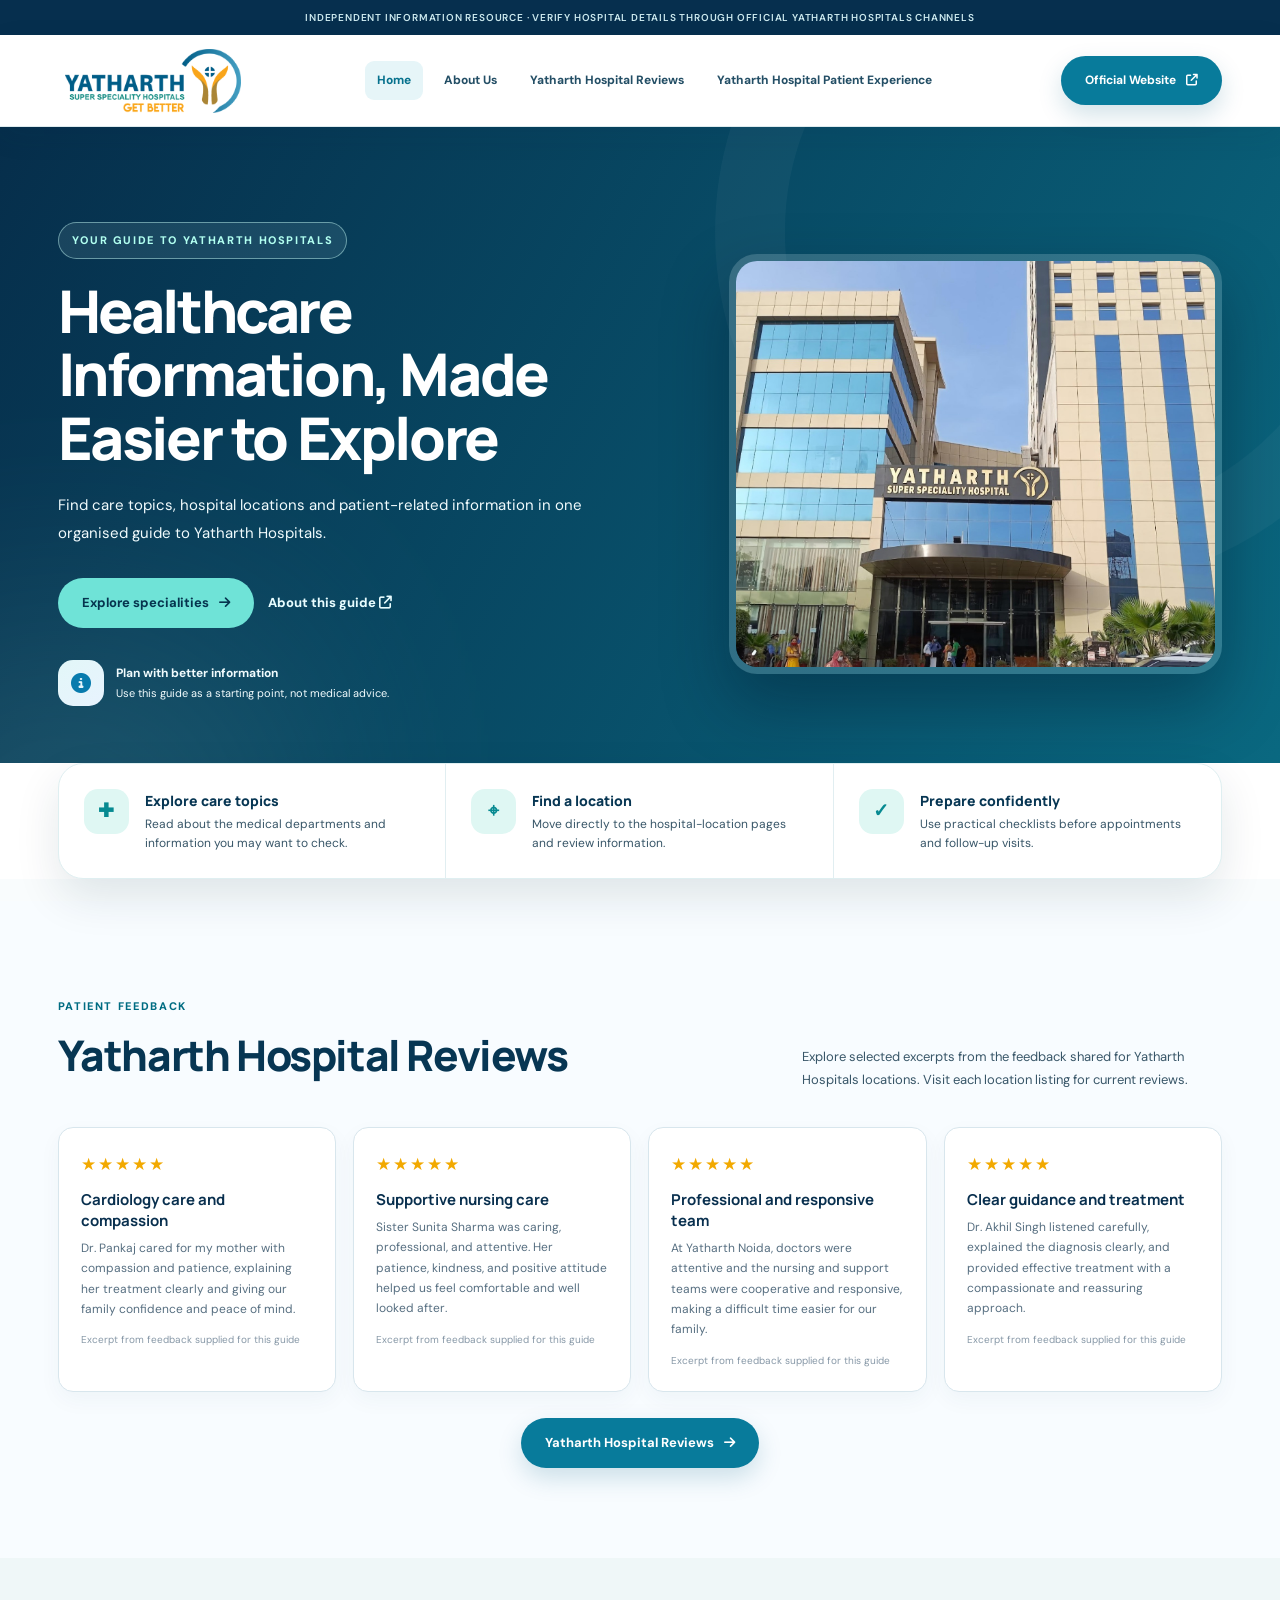
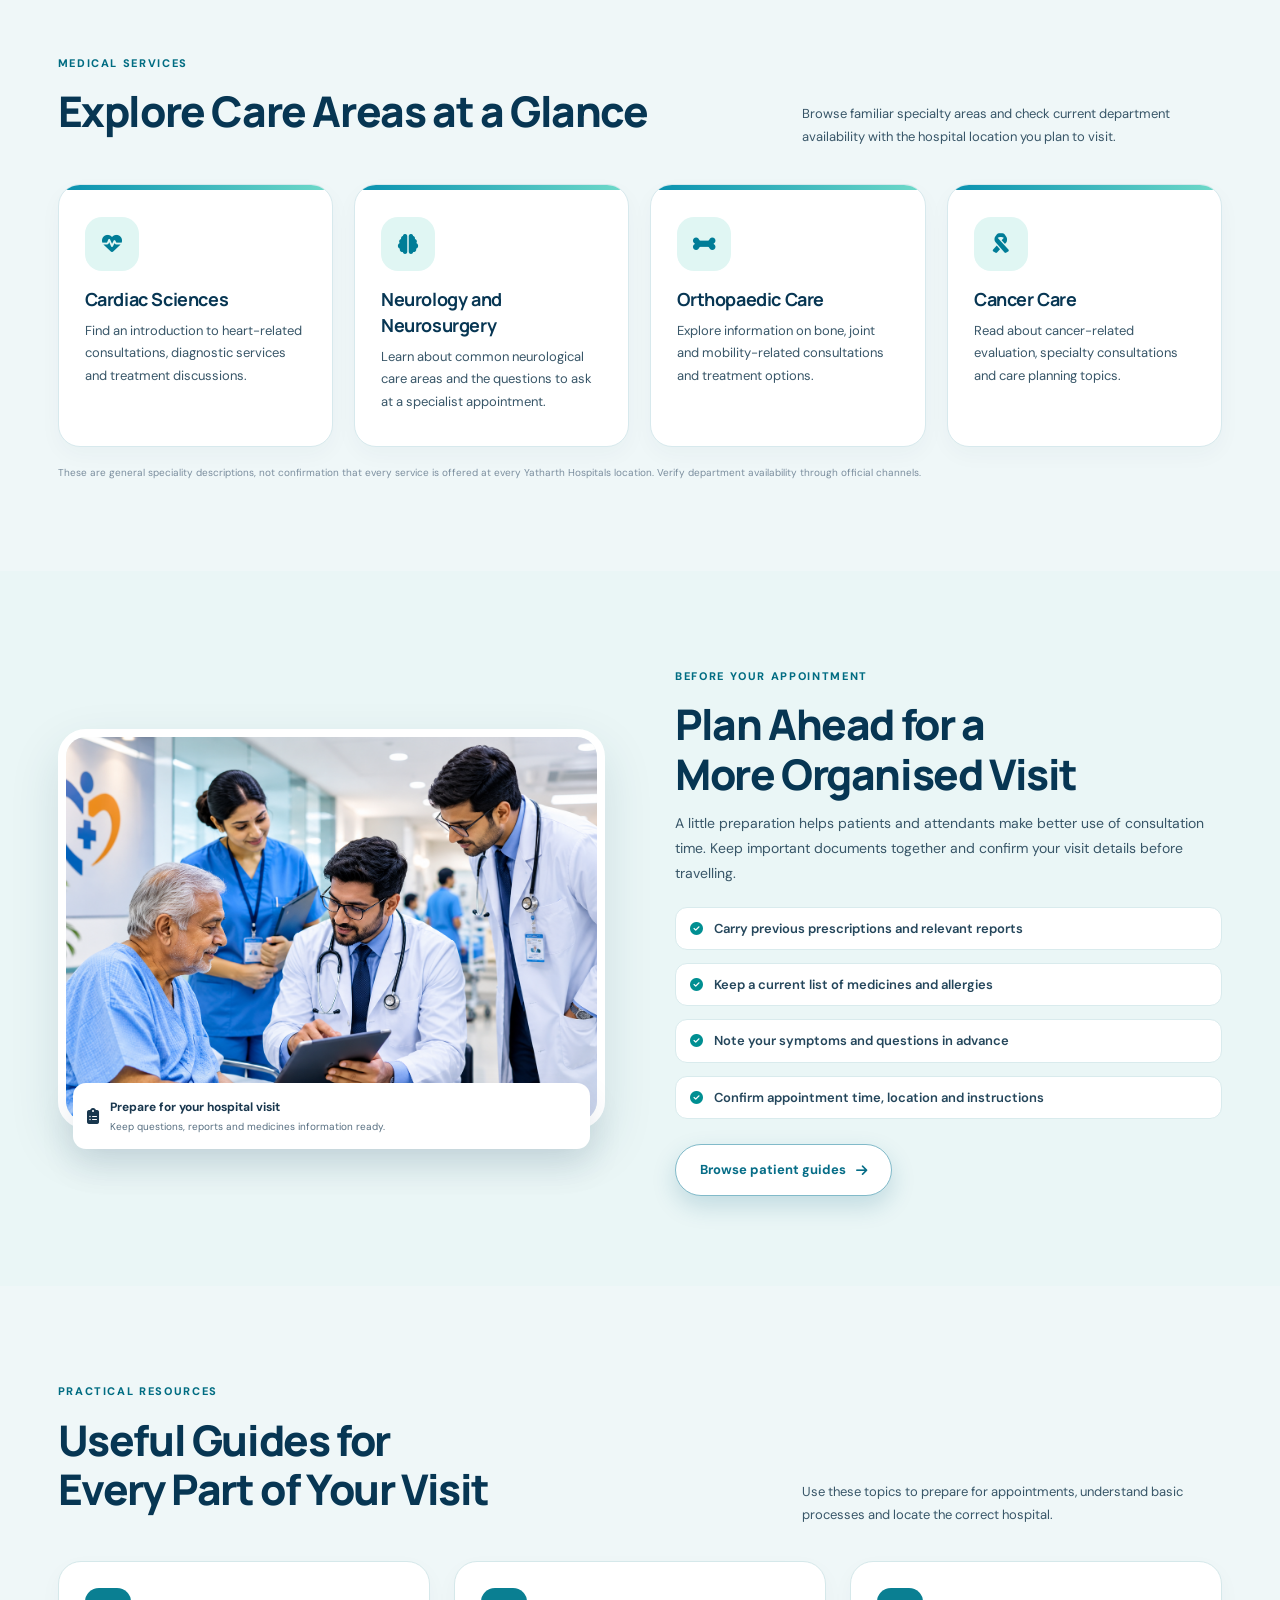
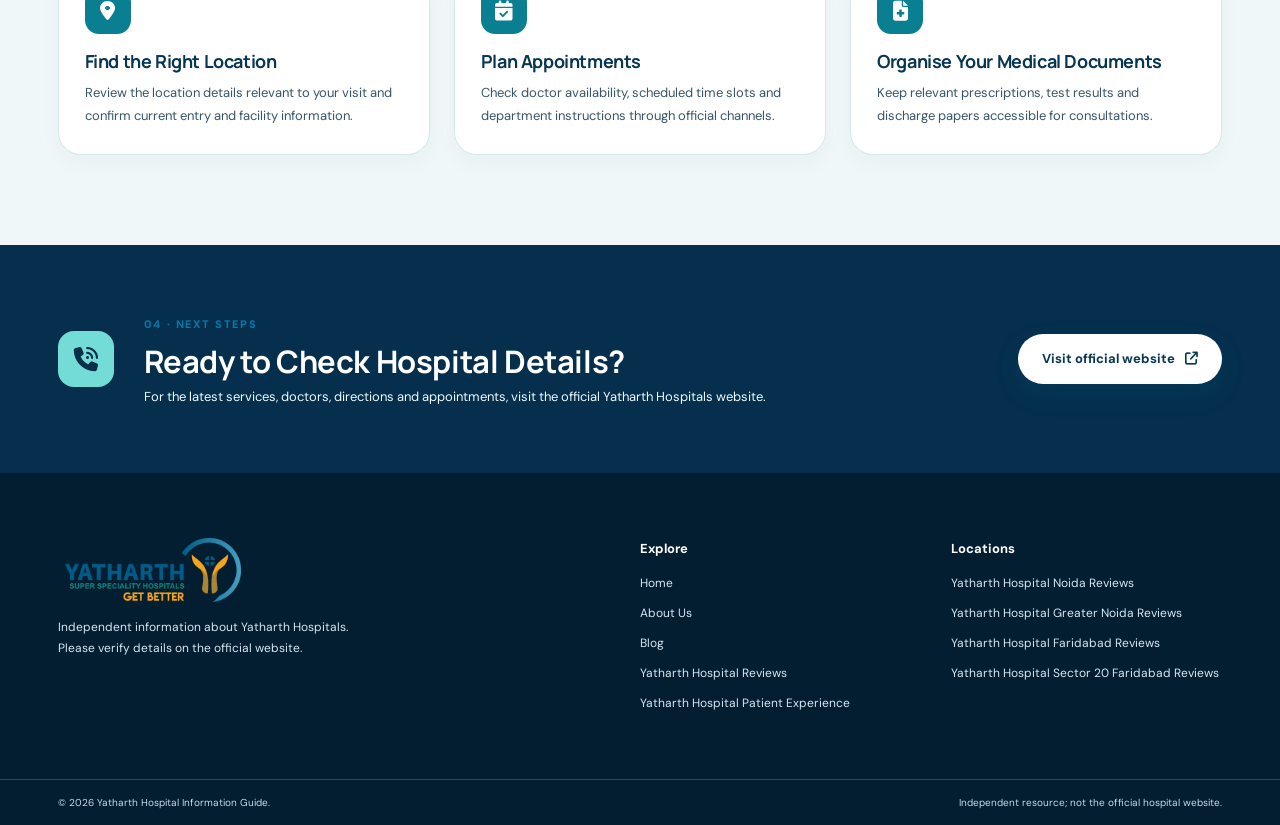
<file: index.html>
<!DOCTYPE html>

<html lang="en"><head><meta name="google-site-verification" content="r8AC1axem2-pOBQHjkV9n3Xa1qnjORnhpulHrGCHo3U" /><meta charset="utf-8"/><meta content="width=device-width, initial-scale=1.0" name="viewport"/><meta content="Explore Yatharth Hospitals with clear information on services, hospital locations, patient experiences and practical guides to help plan a care visit." name="description"/><meta content="#0b3158" name="theme-color"/><title>Yatharth Hospitals | Care Guides, Locations and Reviews</title><link href="https://fonts.googleapis.com" rel="preconnect"/><link crossorigin="" href="https://fonts.gstatic.com" rel="preconnect"/><link href="https://fonts.googleapis.com/css2?family=DM+Sans:wght@400;500;600;700&amp;family=Manrope:wght@400;500;600;700;800&amp;display=swap" rel="stylesheet"/><link href="https://cdnjs.cloudflare.com/ajax/libs/font-awesome/6.5.2/css/all.min.css" rel="stylesheet"/><link href="style.css" rel="stylesheet"/><link href="https://yatharthhospitals.vercel.app/" rel="canonical"/><meta content="Yatharth Hospitals | Care Guides, Locations and Reviews" property="og:title"/><meta content="Explore Yatharth Hospitals with clear information on services, hospital locations, patient experiences and practical guides to help plan a care visit." property="og:description"/><meta content="website" property="og:type"/><meta content="/" property="og:url"/></head><body class="page-index"><a class="skip-link" href="#main-content">Skip to main content</a><div class="notice">Independent information resource · Verify hospital details through official Yatharth Hospitals channels</div><header class="site-header"><div class="container nav-wrap"><a class="brand" href="index.html"><img alt="Yatharth Hospitals" class="brand-logo" src="assets/yatharth-logo.png"/></a><button aria-controls="main-navigation" aria-expanded="false" aria-label="Open menu" class="menu-toggle" type="button"><i class="fa-solid fa-bars"></i></button><nav aria-label="Primary navigation" class="nav-links" id="main-navigation"><a aria-current="page" href="index.html">Home</a><a href="about.html">About Us</a><a href="reviews.html">Yatharth Hospital Reviews</a><a href="patient-experience.html">Yatharth Hospital Patient Experience</a></nav><a class="button button-small nav-cta" href="https://www.yatharthhospitals.com/" rel="noopener" target="_blank">Official Website <i class="fa-solid fa-arrow-up-right-from-square"></i></a></div></header><main id="main-content">
<section class="hero"><div class="container hero-grid"><div><span class="eyebrow">YOUR GUIDE TO YATHARTH HOSPITALS</span><h1>Healthcare Information, Made Easier to Explore</h1><p class="lead">Find care topics, hospital locations and patient-related information in one organised guide to Yatharth Hospitals.</p><div class="hero-actions"><a class="button" href="#specialities">Explore specialities <i class="fa-solid fa-arrow-right"></i></a><a class="text-link" href="about.html">About this guide <i class="fa-solid fa-arrow-up-right-from-square"></i></a></div><div class="hero-proof"><span class="proof-icon"><i class="fa-solid fa-circle-info"></i></span><span><strong>Plan with better information</strong><small>Use this guide as a starting point, not medical advice.</small></span></div></div><div class="hero-visual"><img alt="Yatharth Super Speciality Hospital building exterior" src="assets/yatharth-hospital-building.jpg"/></div></div></section><section class="section info-ribbon ribbon-home"><div class="container"><div class="info-ribbon-grid"><article class="info-ribbon-item"><span class="ribbon-icon">✚</span><div><h3>Explore care topics</h3><p>Read about the medical departments and information you may want to check.</p></div></article><article class="info-ribbon-item"><span class="ribbon-icon">⌖</span><div><h3>Find a location</h3><p>Move directly to the hospital-location pages and review information.</p></div></article><article class="info-ribbon-item"><span class="ribbon-icon">✓</span><div><h3>Prepare confidently</h3><p>Use practical checklists before appointments and follow-up visits.</p></div></article></div></div></section>
<section class="section review-preview" id="patient-reviews"><div class="container"><div class="section-heading"><div><span class="eyebrow">Patient feedback</span><h2>Yatharth Hospital Reviews</h2></div><p>Explore selected excerpts from the feedback shared for Yatharth Hospitals locations. Visit each location listing for current reviews.</p></div><div class="review-card-grid"><article class="review-card"><span aria-label="Patient feedback" class="review-stars">★★★★★</span><h3>Cardiology care and compassion</h3><p>Dr. Pankaj cared for my mother with compassion and patience, explaining her treatment clearly and giving our family confidence and peace of mind.</p><small>Excerpt from feedback supplied for this guide</small></article><article class="review-card"><span aria-label="Patient feedback" class="review-stars">★★★★★</span><h3>Supportive nursing care</h3><p>Sister Sunita Sharma was caring, professional, and attentive. Her patience, kindness, and positive attitude helped us feel comfortable and well looked after.</p><small>Excerpt from feedback supplied for this guide</small></article><article class="review-card"><span aria-label="Patient feedback" class="review-stars">★★★★★</span><h3>Professional and responsive team</h3><p>At Yatharth Noida, doctors were attentive and the nursing and support teams were cooperative and responsive, making a difficult time easier for our family.</p><small>Excerpt from feedback supplied for this guide</small></article><article class="review-card"><span aria-label="Patient feedback" class="review-stars">★★★★★</span><h3>Clear guidance and treatment</h3><p>Dr. Akhil Singh listened carefully, explained the diagnosis clearly, and provided effective treatment with a compassionate and reassuring approach.</p><small>Excerpt from feedback supplied for this guide</small></article></div><div class="review-action"><a class="button" href="reviews.html">Yatharth Hospital Reviews <i class="fa-solid fa-arrow-right"></i></a></div></div></section>
<section class="section" id="specialities"><div class="container"><div class="section-heading"><div><span class="eyebrow">MEDICAL SERVICES</span><h2>Explore Care Areas at a Glance</h2></div><p>Browse familiar specialty areas and check current department availability with the hospital location you plan to visit.</p></div><div class="topic-grid"><article class="topic-card"><span class="topic-icon"><i class="fa-solid fa-heart-pulse"></i></span><h3>Cardiac Sciences</h3><p>Find an introduction to heart-related consultations, diagnostic services and treatment discussions.</p></article><article class="topic-card"><span class="topic-icon"><i class="fa-solid fa-brain"></i></span><h3>Neurology and Neurosurgery</h3><p>Learn about common neurological care areas and the questions to ask at a specialist appointment.</p></article><article class="topic-card"><span class="topic-icon"><i class="fa-solid fa-bone"></i></span><h3>Orthopaedic Care</h3><p>Explore information on bone, joint and mobility-related consultations and treatment options.</p></article><article class="topic-card"><span class="topic-icon"><i class="fa-solid fa-ribbon"></i></span><h3>Cancer Care</h3><p>Read about cancer-related evaluation, specialty consultations and care planning topics.</p></article></div><p class="small-note">These are general speciality descriptions, not confirmation that every service is offered at every Yatharth Hospitals location. Verify department availability through official channels.</p></div></section>
<section class="section section-tint"><div class="container split-section"><div class="section-image"><img alt="Indian doctor discussing care with a patient" src="assets/patient-doctor-consultation.png"/><div class="image-caption"><i class="fa-solid fa-clipboard-list"></i><span><strong>Prepare for your hospital visit</strong><small>Keep questions, reports and medicines information ready.</small></span></div></div><div class="section-copy"><span class="eyebrow">BEFORE YOUR APPOINTMENT</span><h2>Plan Ahead for a More Organised Visit</h2><p>A little preparation helps patients and attendants make better use of consultation time. Keep important documents together and confirm your visit details before travelling.</p><ul class="check-list"><li><i class="fa-solid fa-circle-check"></i> Carry previous prescriptions and relevant reports</li><li><i class="fa-solid fa-circle-check"></i> Keep a current list of medicines and allergies</li><li><i class="fa-solid fa-circle-check"></i> Note your symptoms and questions in advance</li><li><i class="fa-solid fa-circle-check"></i> Confirm appointment time, location and instructions</li></ul><a class="button button-outline" href="blog.html">Browse patient guides <i class="fa-solid fa-arrow-right"></i></a></div></div></section>
<section class="section"><div class="container"><div class="section-heading"><div><span class="eyebrow">PRACTICAL RESOURCES</span><h2>Useful Guides for Every Part of Your Visit</h2></div><p>Use these topics to prepare for appointments, understand basic processes and locate the correct hospital.</p></div><div class="feature-grid"><article class="feature-card"><img alt="Yatharth Super Speciality Hospital building exterior" src="assets/yatharth-hospital-building.jpg"/><div><span class="feature-icon"><i class="fa-solid fa-location-dot"></i></span><h3>Find the Right Location</h3><p>Review the location details relevant to your visit and confirm current entry and facility information.</p></div></article><article class="feature-card"><img alt="Yatharth Super Speciality Hospital building exterior" src="assets/yatharth-hospital-building.jpg"/><div><span class="feature-icon"><i class="fa-solid fa-calendar-check"></i></span><h3>Plan Appointments</h3><p>Check doctor availability, scheduled time slots and department instructions through official channels.</p></div></article><article class="feature-card"><img alt="Yatharth Super Speciality Hospital building exterior" src="assets/yatharth-hospital-building.jpg"/><div><span class="feature-icon"><i class="fa-solid fa-file-medical"></i></span><h3>Organise Your Medical Documents</h3><p>Keep relevant prescriptions, test results and discharge papers accessible for consultations.</p></div></article></div></div></section>
<section class="cta-band" id="contact"><div class="container cta-inner"><div class="cta-symbol"><i class="fa-solid fa-phone-volume"></i></div><div><span class="eyebrow eyebrow-light">04 · Next steps</span><h2>Ready to Check Hospital Details?</h2><p>For the latest services, doctors, directions and appointments, visit the official Yatharth Hospitals website.</p></div><a class="button button-white" href="https://www.yatharthhospitals.com/" rel="noopener" target="_blank">Visit official website <i class="fa-solid fa-arrow-up-right-from-square"></i></a></div></section>
</main><footer class="site-footer"><div class="container footer-main"><div class="footer-brand"><a class="brand brand-light" href="index.html"><img alt="Yatharth Hospitals" class="brand-logo" src="assets/yatharth-logo.png"/></a><p>Independent information about Yatharth Hospitals. Please verify details on the official website.</p></div><div class="footer-col"><h4>Explore</h4><a href="index.html">Home</a><a href="about.html">About Us</a><a href="blog.html">Blog</a><a href="reviews.html">Yatharth Hospital Reviews</a><a href="patient-experience.html">Yatharth Hospital Patient Experience</a></div><div class="footer-col"><h4>Locations</h4><a href="yatharth-hospital-noida-reviews.html">Yatharth Hospital Noida Reviews</a><a href="yatharth-hospital-greater-noida-reviews.html">Yatharth Hospital Greater Noida Reviews</a><a href="yatharth-hospital-faridabad-reviews.html">Yatharth Hospital Faridabad Reviews</a><a href="yatharth-hospital-sector-20-faridabad-reviews.html">Yatharth Hospital Sector 20 Faridabad Reviews</a></div></div><div class="footer-bottom"><div class="container"><span>© 2026 Yatharth Hospital Information Guide.</span><span>Independent resource; not the official hospital website.</span></div></div></footer><script src="script.js"></script></body></html>
</file>
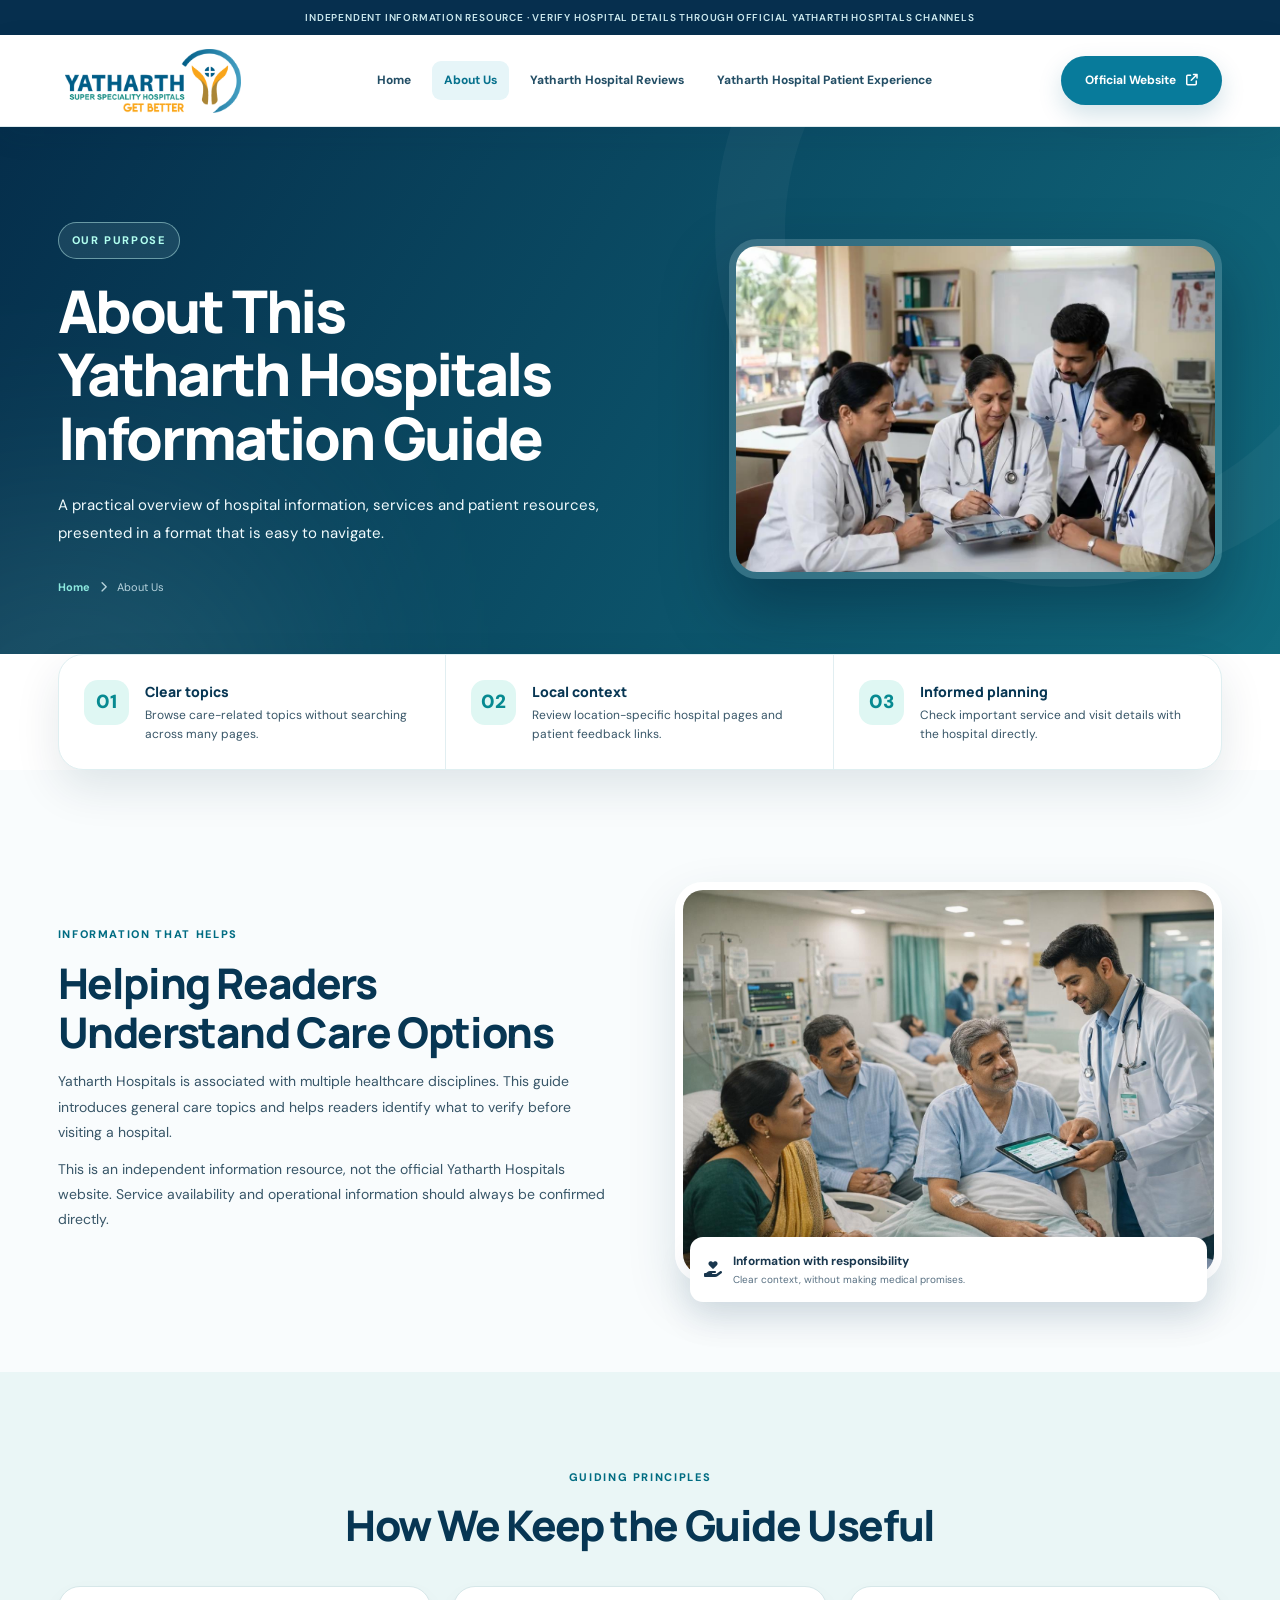
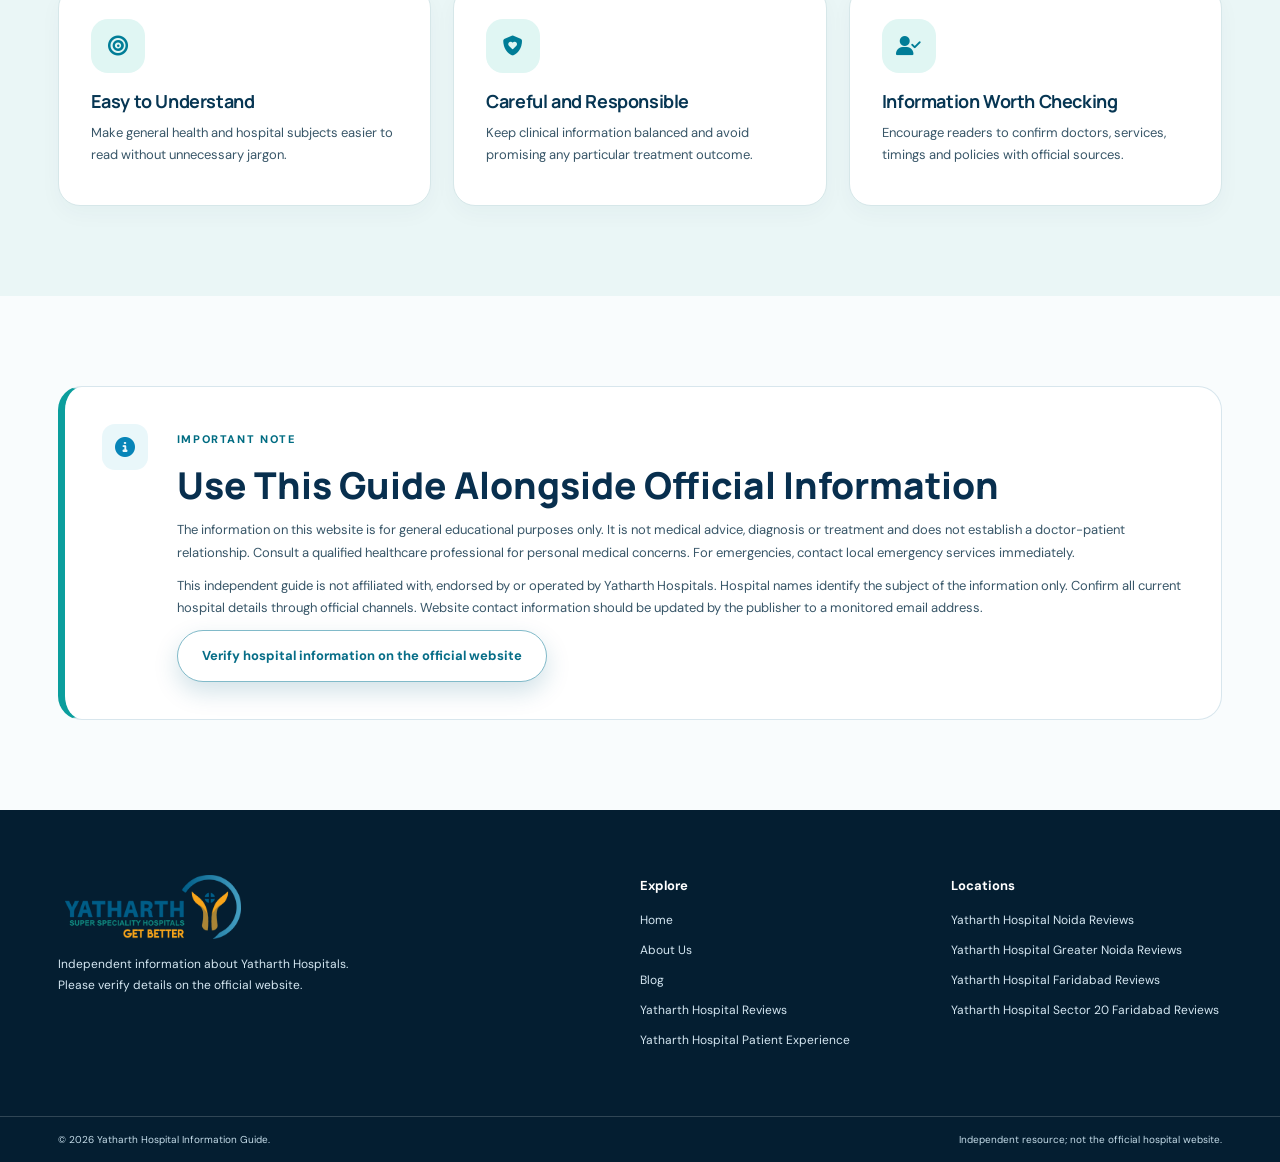
<file: about.html>
<!DOCTYPE html>

<html lang="en"><head><meta charset="utf-8"/><meta content="width=device-width, initial-scale=1.0" name="viewport"/><meta content="Learn about Yatharth Hospitals through an independent guide covering medical services, patient resources, locations and what to verify before visiting." name="description"/><meta content="#0b3158" name="theme-color"/><title>About Yatharth Hospitals | Services and Patient Information</title><link href="https://fonts.googleapis.com" rel="preconnect"/><link crossorigin="" href="https://fonts.gstatic.com" rel="preconnect"/><link href="https://fonts.googleapis.com/css2?family=DM+Sans:wght@400;500;600;700&amp;family=Manrope:wght@400;500;600;700;800&amp;display=swap" rel="stylesheet"/><link href="https://cdnjs.cloudflare.com/ajax/libs/font-awesome/6.5.2/css/all.min.css" rel="stylesheet"/><link href="style.css" rel="stylesheet"/><link href="https://yatharthhospitals.vercel.app/about" rel="canonical"/><meta content="About Yatharth Hospitals | Services and Patient Information" property="og:title"/><meta content="Learn about Yatharth Hospitals through an independent guide covering medical services, patient resources, locations and what to verify before visiting." property="og:description"/><meta content="website" property="og:type"/><meta content="/about" property="og:url"/></head><body class="page-about"><a class="skip-link" href="#main-content">Skip to main content</a><div class="notice">Independent information resource · Verify hospital details through official Yatharth Hospitals channels</div><header class="site-header"><div class="container nav-wrap"><a class="brand" href="index.html"><img alt="Yatharth Hospitals" class="brand-logo" src="assets/yatharth-logo.png"/></a><button aria-controls="main-navigation" aria-expanded="false" aria-label="Open menu" class="menu-toggle" type="button"><i class="fa-solid fa-bars"></i></button><nav aria-label="Primary navigation" class="nav-links" id="main-navigation"><a href="index.html">Home</a><a aria-current="page" href="about.html">About Us</a><a href="reviews.html">Yatharth Hospital Reviews</a><a href="patient-experience.html">Yatharth Hospital Patient Experience</a></nav><a class="button button-small nav-cta" href="https://www.yatharthhospitals.com/" rel="noopener" target="_blank">Official Website <i class="fa-solid fa-arrow-up-right-from-square"></i></a></div></header><main id="main-content"><section class="inner-hero"><div class="container inner-hero-grid"><div><span class="eyebrow">OUR PURPOSE</span><h1>About This Yatharth Hospitals Information Guide</h1><p>A practical overview of hospital information, services and patient resources, presented in a format that is easy to navigate.</p><div class="breadcrumbs"><a href="index.html">Home</a><i class="fa-solid fa-chevron-right"></i><span>About Us</span></div></div><div class="inner-hero-image"><img alt="Indian doctors collaborating on a patient care plan" src="assets/medical-team.jpg"/></div></div></section><section class="section info-ribbon ribbon-about"><div class="container"><div class="info-ribbon-grid"><article class="info-ribbon-item"><span class="ribbon-icon">01</span><div><h3>Clear topics</h3><p>Browse care-related topics without searching across many pages.</p></div></article><article class="info-ribbon-item"><span class="ribbon-icon">02</span><div><h3>Local context</h3><p>Review location-specific hospital pages and patient feedback links.</p></div></article><article class="info-ribbon-item"><span class="ribbon-icon">03</span><div><h3>Informed planning</h3><p>Check important service and visit details with the hospital directly.</p></div></article></div></div></section>
<section class="section"><div class="container split-section"><div class="section-copy"><span class="eyebrow">INFORMATION THAT HELPS</span><h2>Helping Readers Understand Care Options</h2><p>Yatharth Hospitals is associated with multiple healthcare disciplines. This guide introduces general care topics and helps readers identify what to verify before visiting a hospital.</p><p>This is an independent information resource, not the official Yatharth Hospitals website. Service availability and operational information should always be confirmed directly.</p></div><div class="section-image"><img alt="Indian doctor speaking with a patient and family in hospital" src="assets/patient-care.jpg"/><div class="image-caption"><i class="fa-solid fa-hand-holding-heart"></i><span><strong>Information with responsibility</strong><small>Clear context, without making medical promises.</small></span></div></div></div></section>
<section class="section section-tint"><div class="container"><div class="section-heading centered"><div><span class="eyebrow">GUIDING PRINCIPLES</span><h2>How We Keep the Guide Useful</h2></div></div><div class="values-grid"><article class="value-card"><span class="topic-icon"><i class="fa-solid fa-bullseye"></i></span><h3>Easy to Understand</h3><p>Make general health and hospital subjects easier to read without unnecessary jargon.</p></article><article class="value-card"><span class="topic-icon"><i class="fa-solid fa-shield-heart"></i></span><h3>Careful and Responsible</h3><p>Keep clinical information balanced and avoid promising any particular treatment outcome.</p></article><article class="value-card"><span class="topic-icon"><i class="fa-solid fa-user-check"></i></span><h3>Information Worth Checking</h3><p>Encourage readers to confirm doctors, services, timings and policies with official sources.</p></article></div></div></section>
<section class="section" id="disclaimer"><div class="container disclaimer-box"><span class="disclaimer-icon"><i class="fa-solid fa-circle-info"></i></span><div><span class="eyebrow">IMPORTANT NOTE</span><h2>Use This Guide Alongside Official Information</h2><p>The information on this website is for general educational purposes only. It is not medical advice, diagnosis or treatment and does not establish a doctor-patient relationship. Consult a qualified healthcare professional for personal medical concerns. For emergencies, contact local emergency services immediately.</p><p>This independent guide is not affiliated with, endorsed by or operated by Yatharth Hospitals. Hospital names identify the subject of the information only. Confirm all current hospital details through official channels. Website contact information should be updated by the publisher to a monitored email address.</p><a class="button button-outline" href="https://www.yatharthhospitals.com/" id="contact">Verify hospital information on the official website</a></div></div></section></main><footer class="site-footer"><div class="container footer-main"><div class="footer-brand"><a class="brand brand-light" href="index.html"><img alt="Yatharth Hospitals" class="brand-logo" src="assets/yatharth-logo.png"/></a><p>Independent information about Yatharth Hospitals. Please verify details on the official website.</p></div><div class="footer-col"><h4>Explore</h4><a href="index.html">Home</a><a href="about.html">About Us</a><a href="blog.html">Blog</a><a href="reviews.html">Yatharth Hospital Reviews</a><a href="patient-experience.html">Yatharth Hospital Patient Experience</a></div><div class="footer-col"><h4>Locations</h4><a href="yatharth-hospital-noida-reviews.html">Yatharth Hospital Noida Reviews</a><a href="yatharth-hospital-greater-noida-reviews.html">Yatharth Hospital Greater Noida Reviews</a><a href="yatharth-hospital-faridabad-reviews.html">Yatharth Hospital Faridabad Reviews</a><a href="yatharth-hospital-sector-20-faridabad-reviews.html">Yatharth Hospital Sector 20 Faridabad Reviews</a></div></div><div class="footer-bottom"><div class="container"><span>© 2026 Yatharth Hospital Information Guide.</span><span>Independent resource; not the official hospital website.</span></div></div></footer><script src="script.js"></script></body></html>
</file>
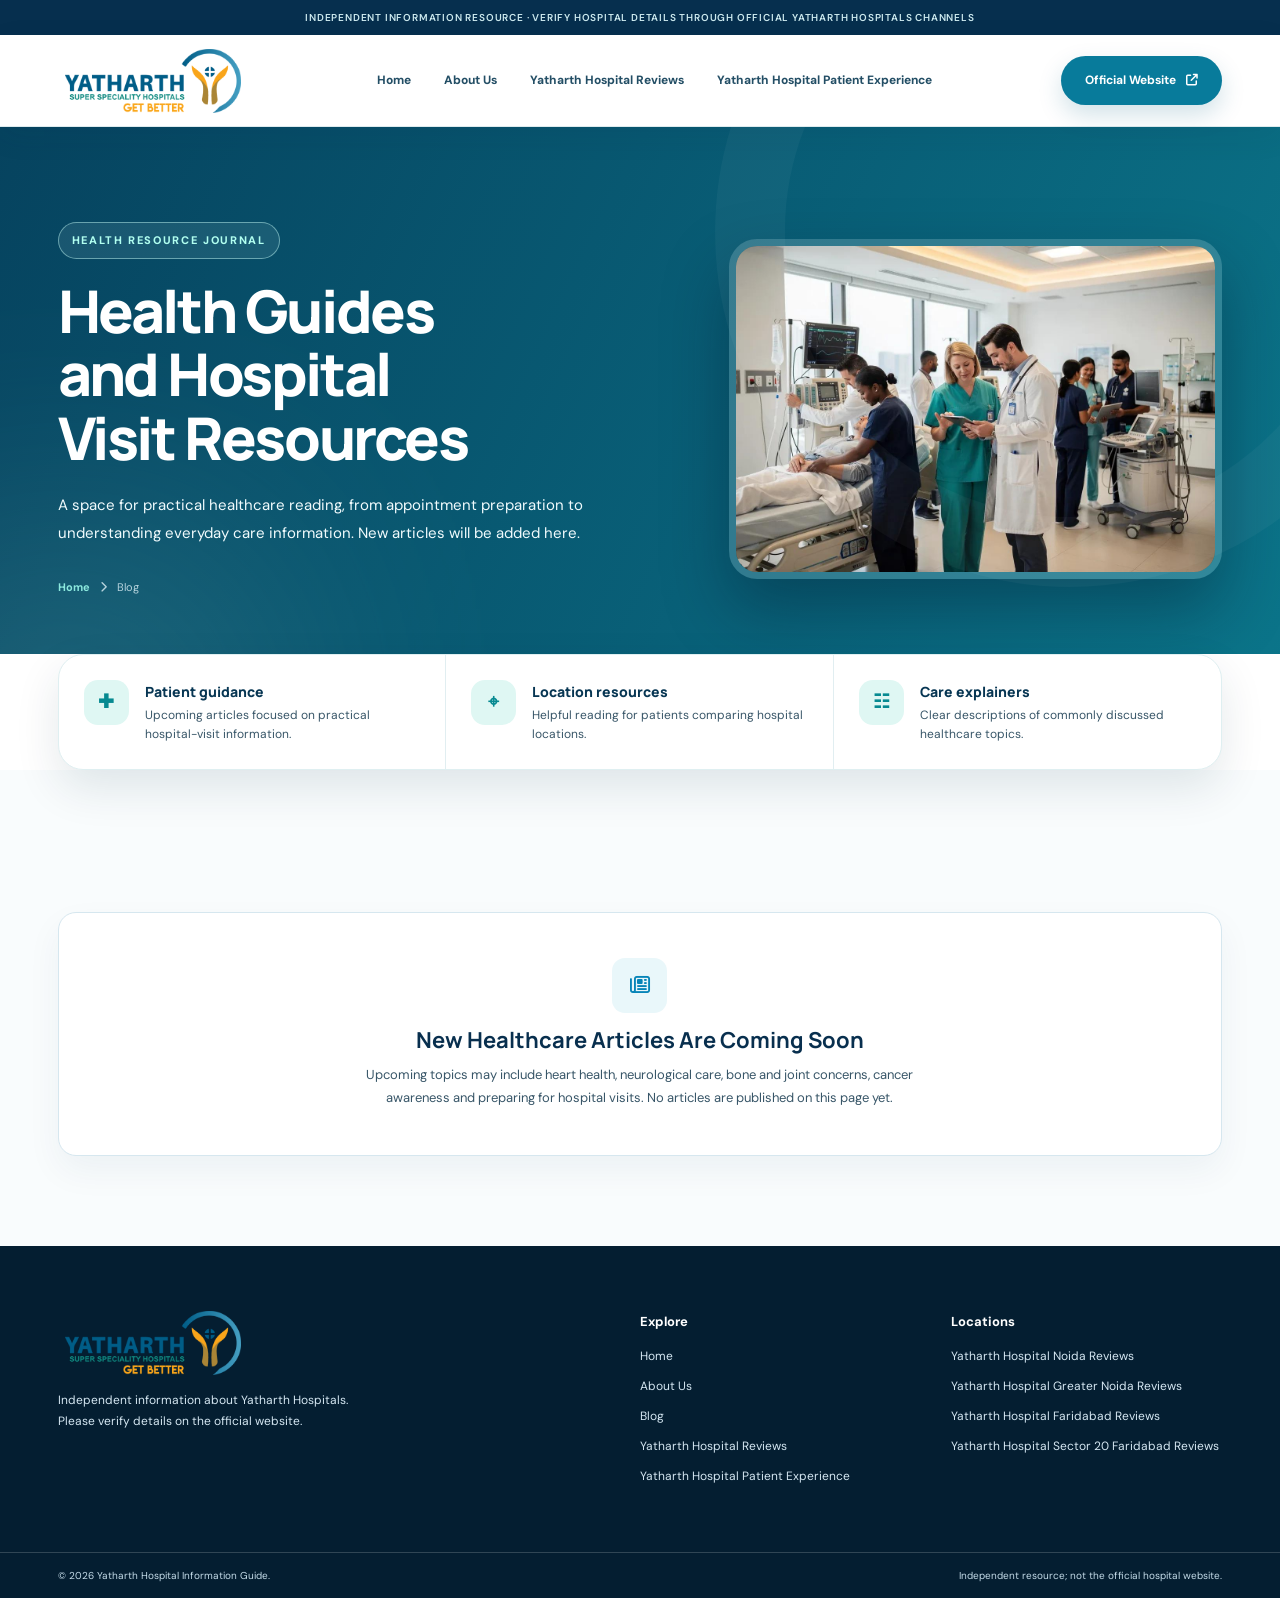
<file: blog.html>
<!DOCTYPE html>

<html lang="en"><head><meta charset="utf-8"/><meta content="width=device-width, initial-scale=1.0" name="viewport"/><meta content="Visit the Yatharth Hospitals health blog for upcoming explainers on care, hospital visits, patient preparation and practical health information." name="description"/><meta content="#0b3158" name="theme-color"/><title>Yatharth Hospitals Blog | Healthcare Articles Coming Soon</title><link href="https://fonts.googleapis.com" rel="preconnect"/><link crossorigin="" href="https://fonts.gstatic.com" rel="preconnect"/><link href="https://fonts.googleapis.com/css2?family=DM+Sans:wght@400;500;600;700&amp;family=Manrope:wght@400;500;600;700;800&amp;display=swap" rel="stylesheet"/><link href="https://cdnjs.cloudflare.com/ajax/libs/font-awesome/6.5.2/css/all.min.css" rel="stylesheet"/><link href="style.css" rel="stylesheet"/><link href="/blog" rel="canonical"/><meta content="Yatharth Hospitals Blog | Healthcare Articles Coming Soon" property="og:title"/><meta content="Visit the Yatharth Hospitals health blog for upcoming explainers on care, hospital visits, patient preparation and practical health information." property="og:description"/><meta content="website" property="og:type"/><meta content="/blog" property="og:url"/></head><body class="page-blog"><a class="skip-link" href="#main-content">Skip to main content</a><div class="notice">Independent information resource · Verify hospital details through official Yatharth Hospitals channels</div><header class="site-header"><div class="container nav-wrap"><a class="brand" href="index.html"><img alt="Yatharth Hospitals" class="brand-logo" src="assets/yatharth-logo.png"/></a><button aria-controls="main-navigation" aria-expanded="false" aria-label="Open menu" class="menu-toggle" type="button"><i class="fa-solid fa-bars"></i></button><nav aria-label="Primary navigation" class="nav-links" id="main-navigation"><a href="index.html">Home</a><a href="about.html">About Us</a><a href="reviews.html">Yatharth Hospital Reviews</a><a href="patient-experience.html">Yatharth Hospital Patient Experience</a></nav><a class="button button-small nav-cta" href="https://www.yatharthhospitals.com/" rel="noopener" target="_blank">Official Website <i class="fa-solid fa-arrow-up-right-from-square"></i></a></div></header><main id="main-content"><section class="blog-hero"><div class="container blog-hero-grid"><div><span class="eyebrow">HEALTH RESOURCE JOURNAL</span><h1>Health Guides and Hospital Visit Resources</h1><p>A space for practical healthcare reading, from appointment preparation to understanding everyday care information. New articles will be added here.</p><div class="breadcrumbs"><a href="index.html">Home</a><i class="fa-solid fa-chevron-right"></i><span>Blog</span></div></div><div class="blog-hero-image"><img alt="Healthcare professionals providing patient care" src="assets/healthcare-services.jpg"/></div></div></section><section class="section info-ribbon ribbon-blog"><div class="container"><div class="info-ribbon-grid"><article class="info-ribbon-item"><span class="ribbon-icon">✚</span><div><h3>Patient guidance</h3><p>Upcoming articles focused on practical hospital-visit information.</p></div></article><article class="info-ribbon-item"><span class="ribbon-icon">⌖</span><div><h3>Location resources</h3><p>Helpful reading for patients comparing hospital locations.</p></div></article><article class="info-ribbon-item"><span class="ribbon-icon">☷</span><div><h3>Care explainers</h3><p>Clear descriptions of commonly discussed healthcare topics.</p></div></article></div></div></section>
<section class="section"><div class="container"><div class="empty-state"><span class="empty-icon"><i class="fa-regular fa-newspaper"></i></span><h3>New Healthcare Articles Are Coming Soon</h3><p>Upcoming topics may include heart health, neurological care, bone and joint concerns, cancer awareness and preparing for hospital visits. No articles are published on this page yet.</p></div></div></section></main><footer class="site-footer"><div class="container footer-main"><div class="footer-brand"><a class="brand brand-light" href="index.html"><img alt="Yatharth Hospitals" class="brand-logo" src="assets/yatharth-logo.png"/></a><p>Independent information about Yatharth Hospitals. Please verify details on the official website.</p></div><div class="footer-col"><h4>Explore</h4><a href="index.html">Home</a><a href="about.html">About Us</a><a href="blog.html">Blog</a><a href="reviews.html">Yatharth Hospital Reviews</a><a href="patient-experience.html">Yatharth Hospital Patient Experience</a></div><div class="footer-col"><h4>Locations</h4><a href="yatharth-hospital-noida-reviews.html">Yatharth Hospital Noida Reviews</a><a href="yatharth-hospital-greater-noida-reviews.html">Yatharth Hospital Greater Noida Reviews</a><a href="yatharth-hospital-faridabad-reviews.html">Yatharth Hospital Faridabad Reviews</a><a href="yatharth-hospital-sector-20-faridabad-reviews.html">Yatharth Hospital Sector 20 Faridabad Reviews</a></div></div><div class="footer-bottom"><div class="container"><span>© 2026 Yatharth Hospital Information Guide.</span><span>Independent resource; not the official hospital website.</span></div></div></footer><script src="script.js"></script></body></html>
</file>
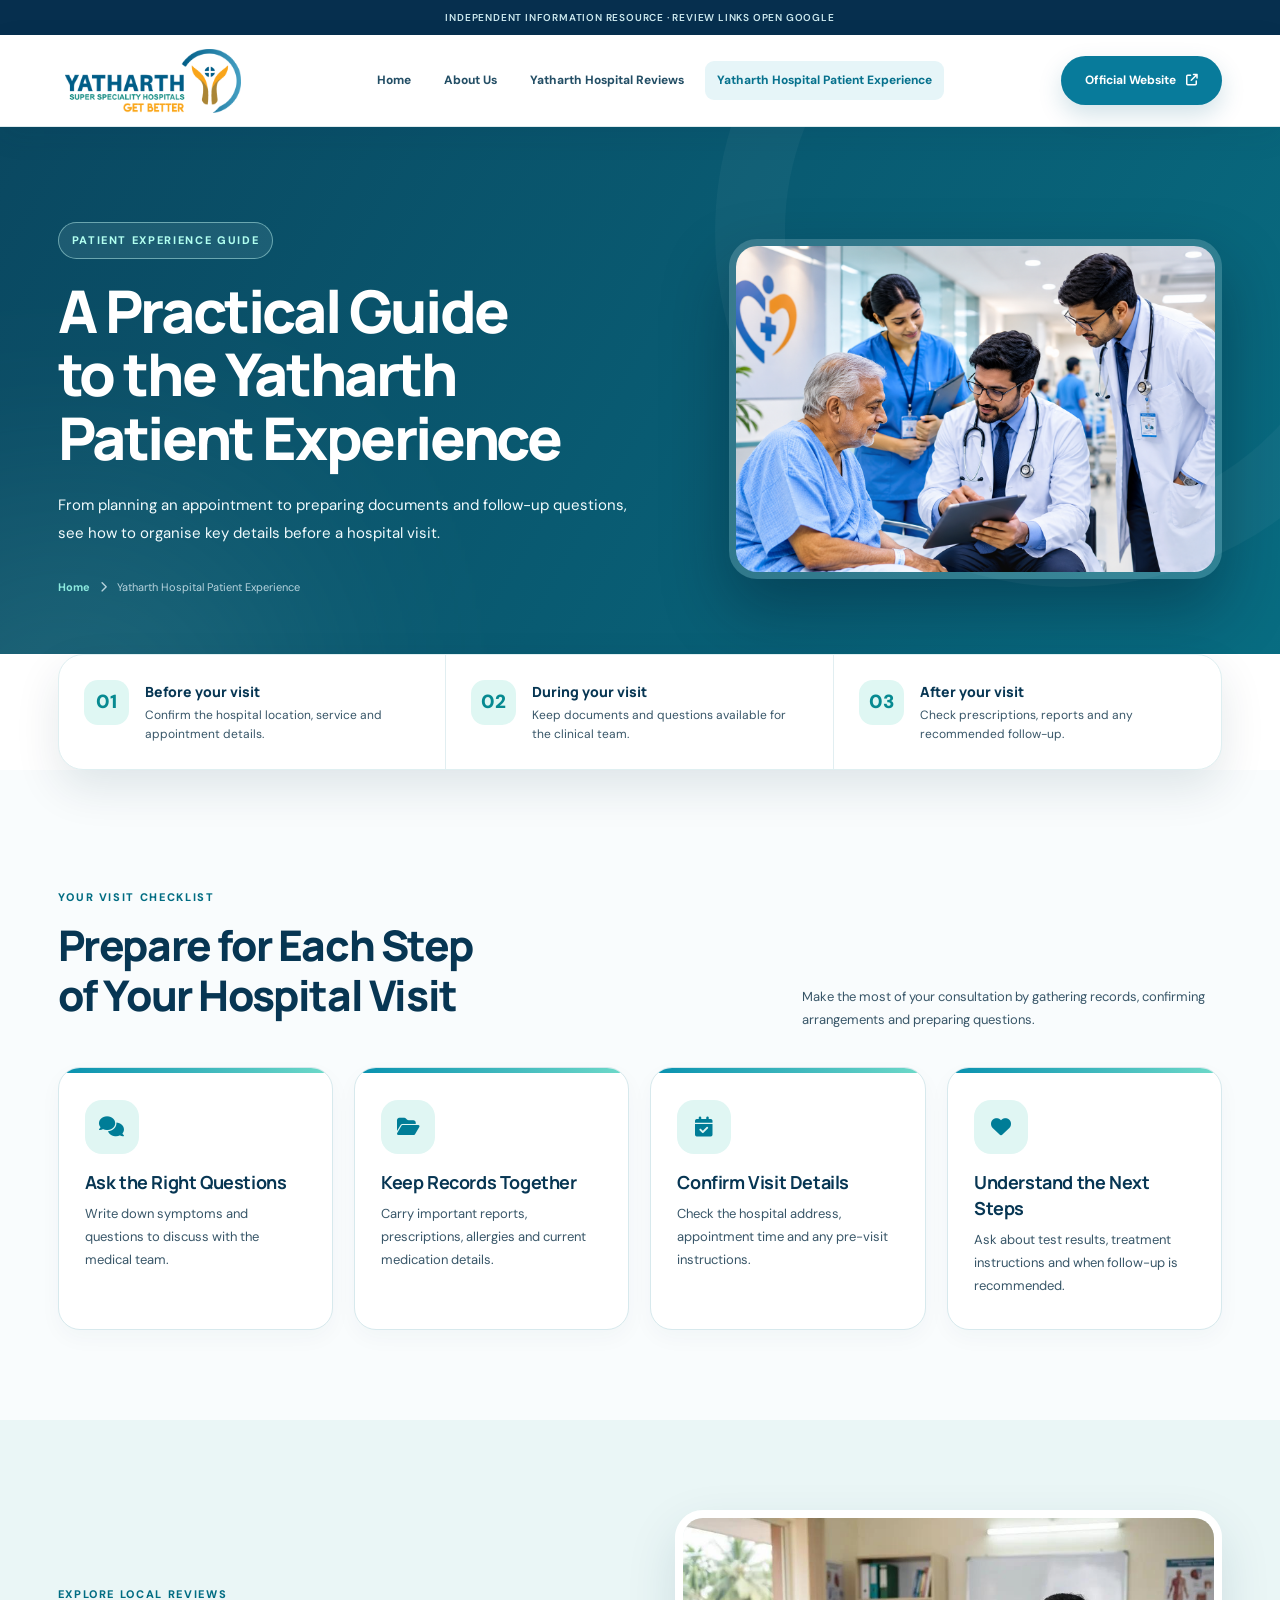
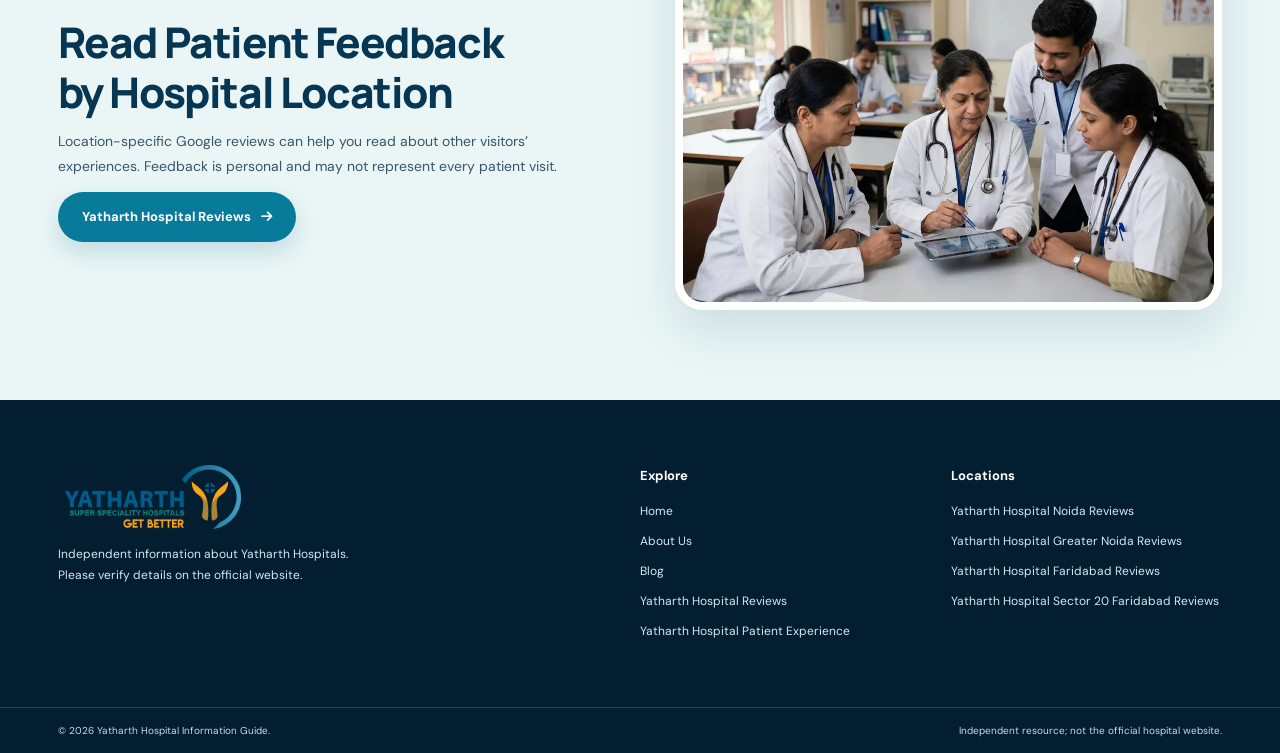
<file: patient-experience.html>
<!DOCTYPE html>

<html lang="en"><head><meta charset="utf-8"/><meta content="width=device-width, initial-scale=1.0" name="viewport"/><meta content="#0b3158" name="theme-color"/><link href="https://fonts.googleapis.com" rel="preconnect"/><link crossorigin="" href="https://fonts.gstatic.com" rel="preconnect"/><link href="https://fonts.googleapis.com/css2?family=DM+Sans:wght@400;500;600;700&amp;family=Manrope:wght@400;500;600;700;800&amp;display=swap" rel="stylesheet"/><link href="https://cdnjs.cloudflare.com/ajax/libs/font-awesome/6.5.2/css/all.min.css" rel="stylesheet"/><link href="style.css" rel="stylesheet"/><meta content="Explore the Yatharth Hospital patient experience guide, including appointment preparation, records, communication, follow-up planning and location reviews." name="description"/><title>Yatharth Hospital Patient Experience | Your Visit Guide</title><link href="https://yatharthhospitals.vercel.app/patient-experience" rel="canonical"/><meta content="Yatharth Hospital Patient Experience | Your Visit Guide" property="og:title"/><meta content="Explore the Yatharth Hospital patient experience guide, including appointment preparation, records, communication, follow-up planning and location reviews." property="og:description"/><meta content="website" property="og:type"/><meta content="/patient-experience" property="og:url"/></head><body class="page-patient-experience"><a class="skip-link" href="#main-content">Skip to main content</a><div class="notice">Independent information resource · Review links open Google</div><header class="site-header"><div class="container nav-wrap"><a class="brand" href="index.html"><img alt="Yatharth Hospitals" class="brand-logo" src="assets/yatharth-logo.png"/></a><button aria-controls="main-navigation" aria-expanded="false" aria-label="Open menu" class="menu-toggle" type="button"><i class="fa-solid fa-bars"></i></button><nav aria-label="Primary navigation" class="nav-links" id="main-navigation"><a href="index.html">Home</a><a href="about.html">About Us</a><a href="reviews.html">Yatharth Hospital Reviews</a><a aria-current="page" href="patient-experience.html">Yatharth Hospital Patient Experience</a></nav><a class="button button-small nav-cta" href="https://www.yatharthhospitals.com/" rel="noopener" target="_blank">Official Website <i class="fa-solid fa-arrow-up-right-from-square"></i></a></div></header><main id="main-content"><section class="inner-hero"><div class="container inner-hero-grid"><div><span class="eyebrow">PATIENT EXPERIENCE GUIDE</span><h1>A Practical Guide to the Yatharth Patient Experience</h1><p class="lead">From planning an appointment to preparing documents and follow-up questions, see how to organise key details before a hospital visit.</p><div class="breadcrumbs"><a href="index.html">Home</a><i class="fa-solid fa-chevron-right"></i><span>Yatharth Hospital Patient Experience</span></div></div><div class="inner-hero-image"><img alt="Doctor talking with a patient" src="assets/patient-doctor-consultation.png"/></div></div></section><section class="section info-ribbon ribbon-patient"><div class="container"><div class="info-ribbon-grid"><article class="info-ribbon-item"><span class="ribbon-icon">01</span><div><h3>Before your visit</h3><p>Confirm the hospital location, service and appointment details.</p></div></article><article class="info-ribbon-item"><span class="ribbon-icon">02</span><div><h3>During your visit</h3><p>Keep documents and questions available for the clinical team.</p></div></article><article class="info-ribbon-item"><span class="ribbon-icon">03</span><div><h3>After your visit</h3><p>Check prescriptions, reports and any recommended follow-up.</p></div></article></div></div></section><section class="section"><div class="container"><div class="section-heading"><div><span class="eyebrow">YOUR VISIT CHECKLIST</span><h2>Prepare for Each Step of Your Hospital Visit</h2></div><p>Make the most of your consultation by gathering records, confirming arrangements and preparing questions.</p></div><div class="topic-grid"><article class="topic-card"><span class="topic-icon"><i class="fa-solid fa-comments"></i></span><h3>Ask the Right Questions</h3><p>Write down symptoms and questions to discuss with the medical team.</p></article><article class="topic-card"><span class="topic-icon"><i class="fa-solid fa-folder-open"></i></span><h3>Keep Records Together</h3><p>Carry important reports, prescriptions, allergies and current medication details.</p></article><article class="topic-card"><span class="topic-icon"><i class="fa-solid fa-calendar-check"></i></span><h3>Confirm Visit Details</h3><p>Check the hospital address, appointment time and any pre-visit instructions.</p></article><article class="topic-card"><span class="topic-icon"><i class="fa-solid fa-heart"></i></span><h3>Understand the Next Steps</h3><p>Ask about test results, treatment instructions and when follow-up is recommended.</p></article></div></div></section><section class="section section-tint"><div class="container split-section"><div class="section-copy"><span class="eyebrow">EXPLORE LOCAL REVIEWS</span><h2>Read Patient Feedback by Hospital Location</h2><p>Location-specific Google reviews can help you read about other visitors’ experiences. Feedback is personal and may not represent every patient visit.</p><a class="button" href="reviews.html">Yatharth Hospital Reviews <i class="fa-solid fa-arrow-right"></i></a></div><div class="section-image"><img alt="Healthcare team" src="assets/medical-team.jpg"/></div></div></section></main><footer class="site-footer"><div class="container footer-main"><div class="footer-brand"><a class="brand brand-light" href="index.html"><img alt="Yatharth Hospitals" class="brand-logo" src="assets/yatharth-logo.png"/></a><p>Independent information about Yatharth Hospitals. Please verify details on the official website.</p></div><div class="footer-col"><h4>Explore</h4><a href="index.html">Home</a><a href="about.html">About Us</a><a href="blog.html">Blog</a><a href="reviews.html">Yatharth Hospital Reviews</a><a href="patient-experience.html">Yatharth Hospital Patient Experience</a></div><div class="footer-col"><h4>Locations</h4><a href="yatharth-hospital-noida-reviews.html">Yatharth Hospital Noida Reviews</a><a href="yatharth-hospital-greater-noida-reviews.html">Yatharth Hospital Greater Noida Reviews</a><a href="yatharth-hospital-faridabad-reviews.html">Yatharth Hospital Faridabad Reviews</a><a href="yatharth-hospital-sector-20-faridabad-reviews.html">Yatharth Hospital Sector 20 Faridabad Reviews</a></div></div><div class="footer-bottom"><div class="container"><span>© 2026 Yatharth Hospital Information Guide.</span><span>Independent resource; not the official hospital website.</span></div></div></footer><script src="script.js"></script></body></html>
</file>
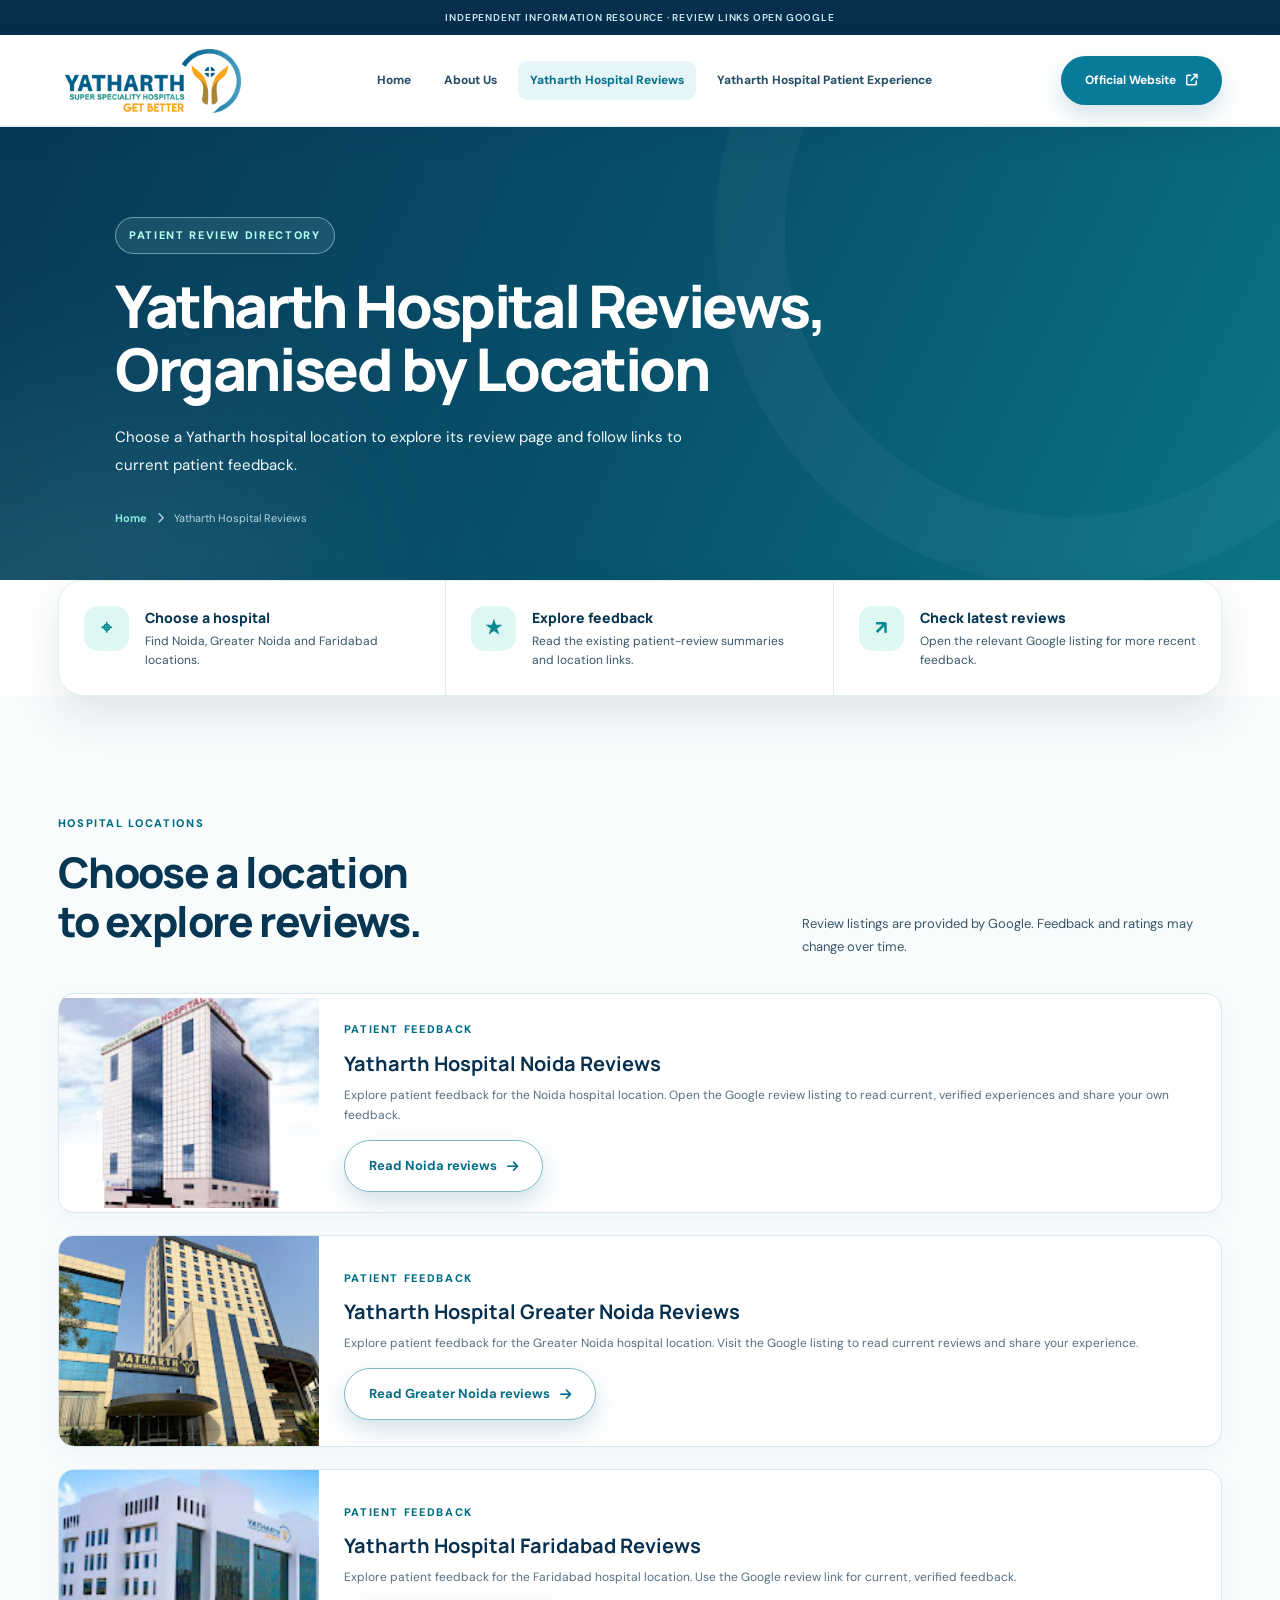
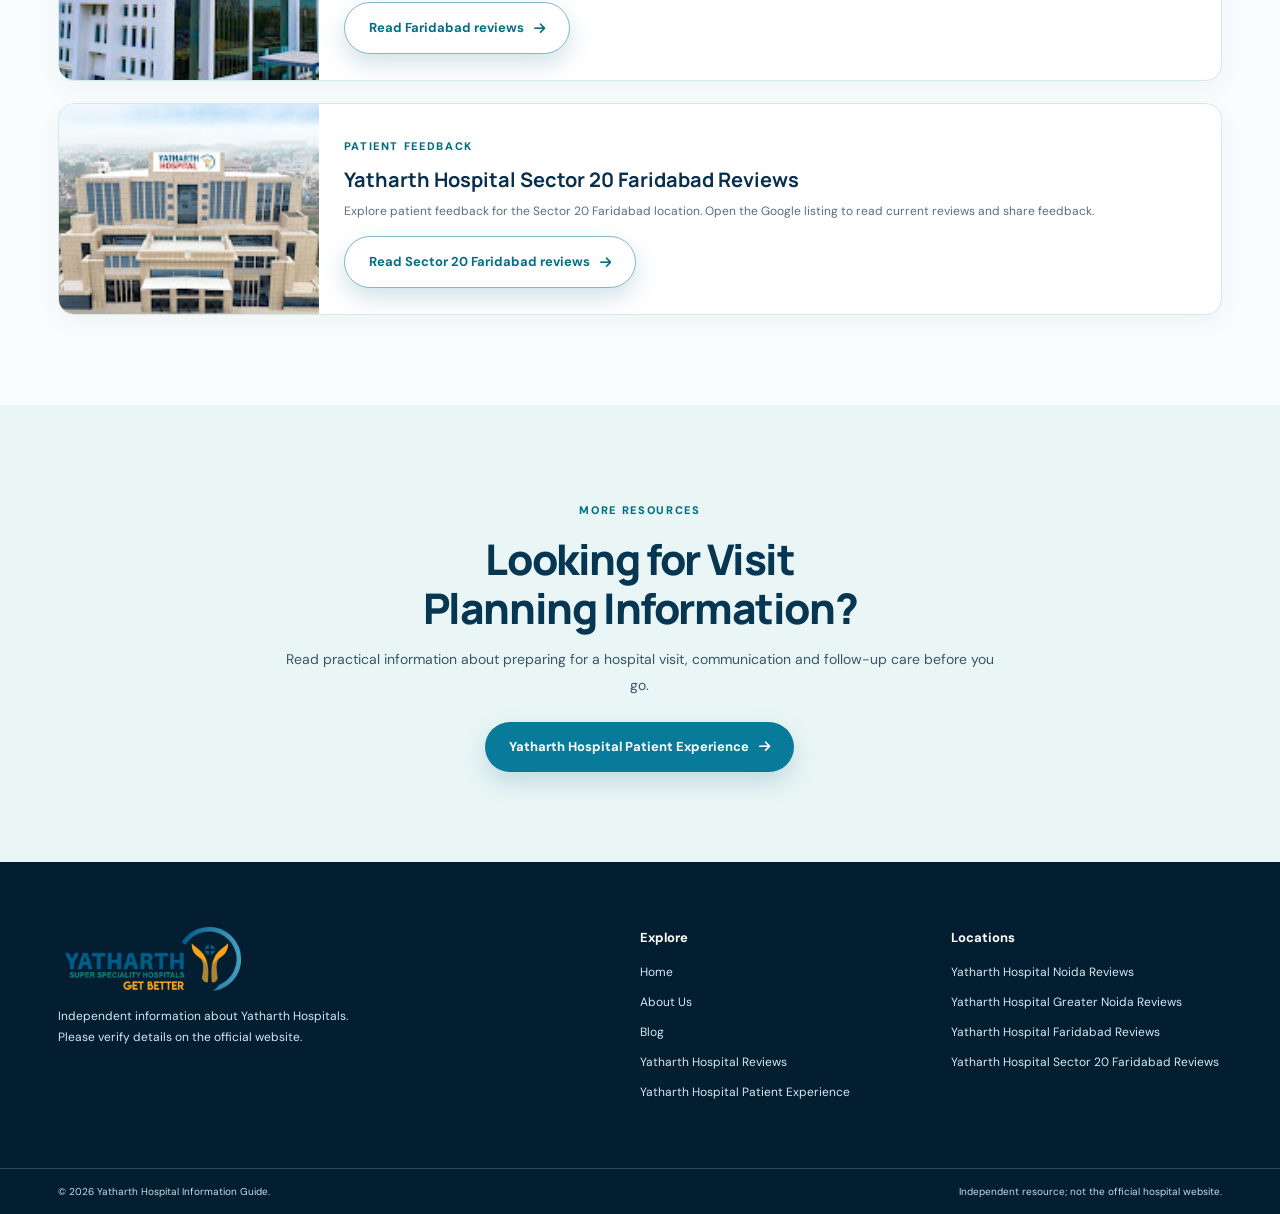
<file: reviews.html>
<!DOCTYPE html>

<html lang="en"><head><meta charset="utf-8"/><meta content="width=device-width, initial-scale=1.0" name="viewport"/><meta content="#0b3158" name="theme-color"/><link href="https://fonts.googleapis.com" rel="preconnect"/><link crossorigin="" href="https://fonts.gstatic.com" rel="preconnect"/><link href="https://fonts.googleapis.com/css2?family=DM+Sans:wght@400;500;600;700&amp;family=Manrope:wght@400;500;600;700;800&amp;display=swap" rel="stylesheet"/><link href="https://cdnjs.cloudflare.com/ajax/libs/font-awesome/6.5.2/css/all.min.css" rel="stylesheet"/><link href="style.css" rel="stylesheet"/><meta content="Browse Yatharth Hospital reviews by location, including Noida, Greater Noida and Faridabad. Find links to hospital feedback and patient experience guides." name="description"/><title>Yatharth Hospital Reviews | Find Feedback by Location</title><link href="https://yatharthhospitals.vercel.app/reviews" rel="canonical"/><meta content="Yatharth Hospital Reviews | Find Feedback by Location" property="og:title"/><meta content="Browse Yatharth Hospital reviews by location, including Noida, Greater Noida and Faridabad. Find links to hospital feedback and patient experience guides." property="og:description"/><meta content="website" property="og:type"/><meta content="/reviews" property="og:url"/></head><body class="page-reviews"><a class="skip-link" href="#main-content">Skip to main content</a><div class="notice">Independent information resource · Review links open Google</div><header class="site-header"><div class="container nav-wrap"><a class="brand" href="index.html"><img alt="Yatharth Hospitals" class="brand-logo" src="assets/yatharth-logo.png"/></a><button aria-controls="main-navigation" aria-expanded="false" aria-label="Open menu" class="menu-toggle" type="button"><i class="fa-solid fa-bars"></i></button><nav aria-label="Primary navigation" class="nav-links" id="main-navigation"><a href="index.html">Home</a><a href="about.html">About Us</a><a aria-current="page" href="reviews.html">Yatharth Hospital Reviews</a><a href="patient-experience.html">Yatharth Hospital Patient Experience</a></nav><a class="button button-small nav-cta" href="https://www.yatharthhospitals.com/" rel="noopener" target="_blank">Official Website <i class="fa-solid fa-arrow-up-right-from-square"></i></a></div></header><main id="main-content"><section class="inner-hero"><div class="container"><span class="eyebrow">PATIENT REVIEW DIRECTORY</span><h1>Yatharth Hospital Reviews, Organised by Location</h1><p class="lead">Choose a Yatharth hospital location to explore its review page and follow links to current patient feedback.</p><div class="breadcrumbs"><a href="index.html">Home</a><i class="fa-solid fa-chevron-right"></i><span>Yatharth Hospital Reviews</span></div></div></section><section class="section info-ribbon ribbon-reviews"><div class="container"><div class="info-ribbon-grid"><article class="info-ribbon-item"><span class="ribbon-icon">⌖</span><div><h3>Choose a hospital</h3><p>Find Noida, Greater Noida and Faridabad locations.</p></div></article><article class="info-ribbon-item"><span class="ribbon-icon">★</span><div><h3>Explore feedback</h3><p>Read the existing patient-review summaries and location links.</p></div></article><article class="info-ribbon-item"><span class="ribbon-icon">↗</span><div><h3>Check latest reviews</h3><p>Open the relevant Google listing for more recent feedback.</p></div></article></div></div></section><section class="section"><div class="container"><div class="section-heading"><div><span class="eyebrow">Hospital locations</span><h2>Choose a location to explore reviews.</h2></div><p>Review listings are provided by Google. Feedback and ratings may change over time.</p></div><div class="location-review-list"><article class="location-review-card"><img alt="Yatharth Hospitals Noida building" src="assets/noida.jpg"/><div><span class="eyebrow">Patient feedback</span><h3>Yatharth Hospital Noida Reviews</h3><p>Explore patient feedback for the Noida hospital location. Open the Google review listing to read current, verified experiences and share your own feedback.</p><a class="button button-outline" href="yatharth-hospital-noida-reviews.html">Read Noida reviews <i class="fa-solid fa-arrow-right"></i></a></div></article><article class="location-review-card"><img alt="Yatharth Hospitals Greater Noida building" src="assets/greater-noida.jpg"/><div><span class="eyebrow">Patient feedback</span><h3>Yatharth Hospital Greater Noida Reviews</h3><p>Explore patient feedback for the Greater Noida hospital location. Visit the Google listing to read current reviews and share your experience.</p><a class="button button-outline" href="yatharth-hospital-greater-noida-reviews.html">Read Greater Noida reviews <i class="fa-solid fa-arrow-right"></i></a></div></article><article class="location-review-card"><img alt="Yatharth Hospitals Faridabad building" src="assets/faridabad.jpg"/><div><span class="eyebrow">Patient feedback</span><h3>Yatharth Hospital Faridabad Reviews</h3><p>Explore patient feedback for the Faridabad hospital location. Use the Google review link for current, verified feedback.</p><a class="button button-outline" href="yatharth-hospital-faridabad-reviews.html">Read Faridabad reviews <i class="fa-solid fa-arrow-right"></i></a></div></article><article class="location-review-card"><img alt="Yatharth Hospitals Sector 20 Faridabad building" src="assets/sector20-faridabad.jpg"/><div><span class="eyebrow">Patient feedback</span><h3>Yatharth Hospital Sector 20 Faridabad Reviews</h3><p>Explore patient feedback for the Sector 20 Faridabad location. Open the Google listing to read current reviews and share feedback.</p><a class="button button-outline" href="yatharth-hospital-sector-20-faridabad-reviews.html">Read Sector 20 Faridabad reviews <i class="fa-solid fa-arrow-right"></i></a></div></article></div></div></section><section class="section section-tint"><div class="container"><div class="section-copy centered"><span class="eyebrow">MORE RESOURCES</span><h2>Looking for Visit Planning Information?</h2><p>Read practical information about preparing for a hospital visit, communication and follow-up care before you go.</p><a class="button" href="patient-experience.html">Yatharth Hospital Patient Experience <i class="fa-solid fa-arrow-right"></i></a></div></div></section></main><footer class="site-footer"><div class="container footer-main"><div class="footer-brand"><a class="brand brand-light" href="index.html"><img alt="Yatharth Hospitals" class="brand-logo" src="assets/yatharth-logo.png"/></a><p>Independent information about Yatharth Hospitals. Please verify details on the official website.</p></div><div class="footer-col"><h4>Explore</h4><a href="index.html">Home</a><a href="about.html">About Us</a><a href="blog.html">Blog</a><a href="reviews.html">Yatharth Hospital Reviews</a><a href="patient-experience.html">Yatharth Hospital Patient Experience</a></div><div class="footer-col"><h4>Locations</h4><a href="yatharth-hospital-noida-reviews.html">Yatharth Hospital Noida Reviews</a><a href="yatharth-hospital-greater-noida-reviews.html">Yatharth Hospital Greater Noida Reviews</a><a href="yatharth-hospital-faridabad-reviews.html">Yatharth Hospital Faridabad Reviews</a><a href="yatharth-hospital-sector-20-faridabad-reviews.html">Yatharth Hospital Sector 20 Faridabad Reviews</a></div></div><div class="footer-bottom"><div class="container"><span>© 2026 Yatharth Hospital Information Guide.</span><span>Independent resource; not the official hospital website.</span></div></div></footer><script src="script.js"></script></body></html>
</file>
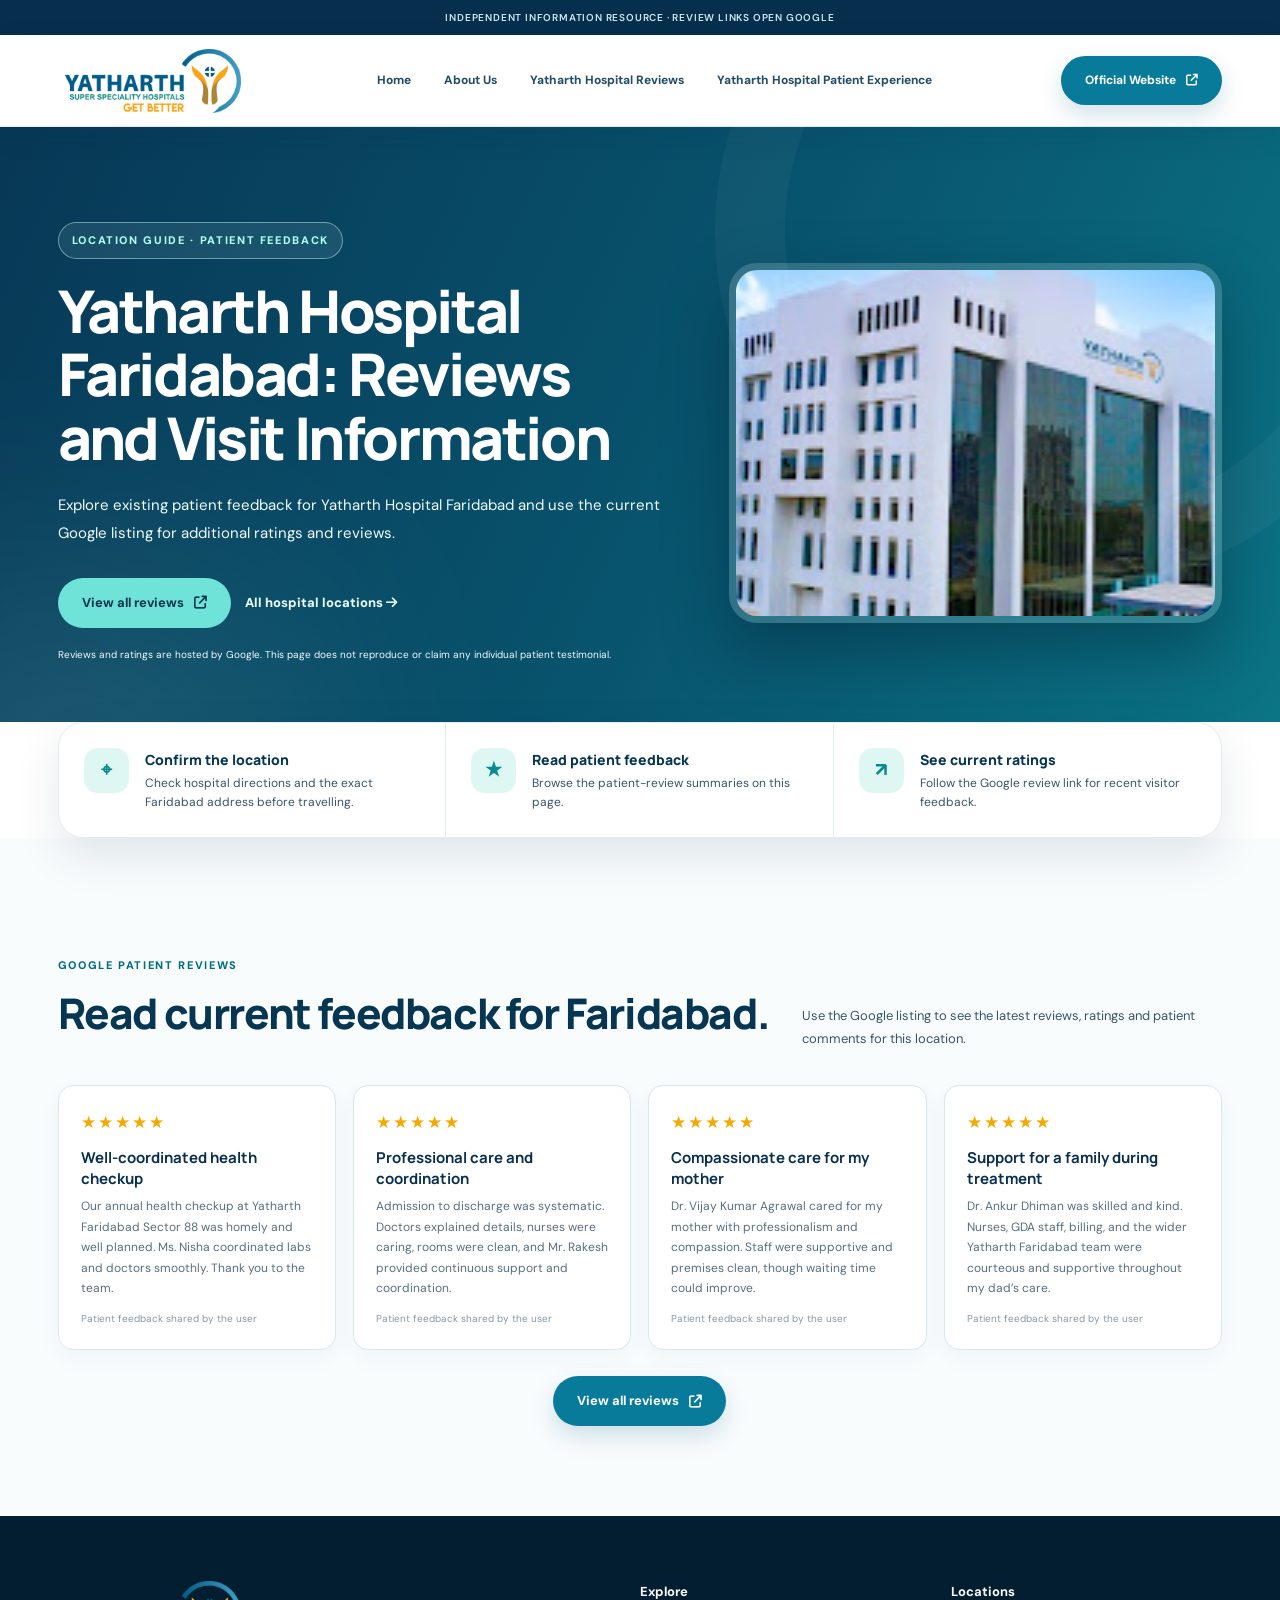
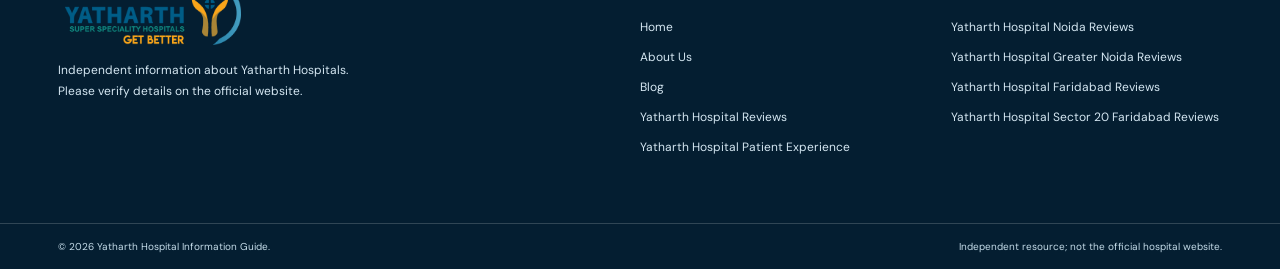
<file: yatharth-hospital-faridabad-reviews.html>
<!DOCTYPE html>

<html lang="en"><head><meta charset="utf-8"/><meta content="width=device-width, initial-scale=1.0" name="viewport"/><meta content="#0b3158" name="theme-color"/><link href="https://fonts.googleapis.com" rel="preconnect"/><link crossorigin="" href="https://fonts.gstatic.com" rel="preconnect"/><link href="https://fonts.googleapis.com/css2?family=DM+Sans:wght@400;500;600;700&amp;family=Manrope:wght@400;500;600;700;800&amp;display=swap" rel="stylesheet"/><link href="https://cdnjs.cloudflare.com/ajax/libs/font-awesome/6.5.2/css/all.min.css" rel="stylesheet"/><link href="style.css" rel="stylesheet"/><meta content="Explore Yatharth Hospital Faridabad reviews and patient experiences. Find helpful location information and a link to current Google review listings." name="description"/><title>Yatharth Hospital Faridabad Reviews | Patient Feedback</title><link href="https://yatharthhospitals.vercel.app/yatharth-hospital-faridabad-reviews" rel="canonical"/><meta content="Yatharth Hospital Faridabad Reviews | Patient Feedback" property="og:title"/><meta content="Explore Yatharth Hospital Faridabad reviews and patient experiences. Find helpful location information and a link to current Google review listings." property="og:description"/><meta content="website" property="og:type"/><meta content="/yatharth-hospital-faridabad-reviews" property="og:url"/></head><body class="page-location-faridabad-reviews"><a class="skip-link" href="#main-content">Skip to main content</a><div class="notice">Independent information resource · Review links open Google</div><header class="site-header"><div class="container nav-wrap"><a class="brand" href="index.html"><img alt="Yatharth Hospitals" class="brand-logo" src="assets/yatharth-logo.png"/></a><button aria-controls="main-navigation" aria-expanded="false" aria-label="Open menu" class="menu-toggle" type="button"><i class="fa-solid fa-bars"></i></button><nav aria-label="Primary navigation" class="nav-links" id="main-navigation"><a href="index.html">Home</a><a href="about.html">About Us</a><a href="reviews.html">Yatharth Hospital Reviews</a><a href="patient-experience.html">Yatharth Hospital Patient Experience</a></nav><a class="button button-small nav-cta" href="https://www.yatharthhospitals.com/" rel="noopener" target="_blank">Official Website <i class="fa-solid fa-arrow-up-right-from-square"></i></a></div></header><main id="main-content"><section class="location-review-hero"><div class="container location-review-grid"><div><span class="eyebrow">LOCATION GUIDE · PATIENT FEEDBACK</span><h1>Yatharth Hospital Faridabad: Reviews and Visit Information</h1><p class="lead">Explore existing patient feedback for Yatharth Hospital Faridabad and use the current Google listing for additional ratings and reviews.</p><div class="hero-actions"><a class="button" href="https://share.google/OuBkCmCGBso8c5l3A" rel="noopener" target="_blank">View all reviews <i class="fa-solid fa-arrow-up-right-from-square"></i></a><a class="text-link" href="reviews.html">All hospital locations <i class="fa-solid fa-arrow-right"></i></a></div><p class="review-note">Reviews and ratings are hosted by Google. This page does not reproduce or claim any individual patient testimonial.</p></div><div class="location-review-image"><img alt="Yatharth Hospitals Faridabad hospital building" src="assets/faridabad.jpg"/></div></div></section><section class="section info-ribbon ribbon-location"><div class="container"><div class="info-ribbon-grid"><article class="info-ribbon-item"><span class="ribbon-icon">⌖</span><div><h3>Confirm the location</h3><p>Check hospital directions and the exact Faridabad address before travelling.</p></div></article><article class="info-ribbon-item"><span class="ribbon-icon">★</span><div><h3>Read patient feedback</h3><p>Browse the patient-review summaries on this page.</p></div></article><article class="info-ribbon-item"><span class="ribbon-icon">↗</span><div><h3>See current ratings</h3><p>Follow the Google review link for recent visitor feedback.</p></div></article></div></div></section><section class="section"><div class="container"><div class="section-heading"><div><span class="eyebrow">Google patient reviews</span><h2>Read current feedback for Faridabad.</h2></div><p>Use the Google listing to see the latest reviews, ratings and patient comments for this location.</p></div><div class="review-card-grid"><article class="review-card"><span class="review-stars">★★★★★</span><h3>Well-coordinated health checkup</h3><p>Our annual health checkup at Yatharth Faridabad Sector 88 was homely and well planned. Ms. Nisha coordinated labs and doctors smoothly. Thank you to the team.</p><small>Patient feedback shared by the user</small></article><article class="review-card"><span class="review-stars">★★★★★</span><h3>Professional care and coordination</h3><p>Admission to discharge was systematic. Doctors explained details, nurses were caring, rooms were clean, and Mr. Rakesh provided continuous support and coordination.</p><small>Patient feedback shared by the user</small></article><article class="review-card"><span class="review-stars">★★★★★</span><h3>Compassionate care for my mother</h3><p>Dr. Vijay Kumar Agrawal cared for my mother with professionalism and compassion. Staff were supportive and premises clean, though waiting time could improve.</p><small>Patient feedback shared by the user</small></article><article class="review-card"><span class="review-stars">★★★★★</span><h3>Support for a family during treatment</h3><p>Dr. Ankur Dhiman was skilled and kind. Nurses, GDA staff, billing, and the wider Yatharth Faridabad team were courteous and supportive throughout my dad’s care.</p><small>Patient feedback shared by the user</small></article></div><div class="review-action"><a class="button" href="https://share.google/OuBkCmCGBso8c5l3A" rel="noopener" target="_blank">View all reviews <i class="fa-solid fa-arrow-up-right-from-square"></i></a></div></div></section></main><footer class="site-footer"><div class="container footer-main"><div class="footer-brand"><a class="brand brand-light" href="index.html"><img alt="Yatharth Hospitals" class="brand-logo" src="assets/yatharth-logo.png"/></a><p>Independent information about Yatharth Hospitals. Please verify details on the official website.</p></div><div class="footer-col"><h4>Explore</h4><a href="index.html">Home</a><a href="about.html">About Us</a><a href="blog.html">Blog</a><a href="reviews.html">Yatharth Hospital Reviews</a><a href="patient-experience.html">Yatharth Hospital Patient Experience</a></div><div class="footer-col"><h4>Locations</h4><a href="yatharth-hospital-noida-reviews.html">Yatharth Hospital Noida Reviews</a><a href="yatharth-hospital-greater-noida-reviews.html">Yatharth Hospital Greater Noida Reviews</a><a href="yatharth-hospital-faridabad-reviews.html">Yatharth Hospital Faridabad Reviews</a><a href="yatharth-hospital-sector-20-faridabad-reviews.html">Yatharth Hospital Sector 20 Faridabad Reviews</a></div></div><div class="footer-bottom"><div class="container"><span>© 2026 Yatharth Hospital Information Guide.</span><span>Independent resource; not the official hospital website.</span></div></div></footer><script src="script.js"></script></body></html>
</file>
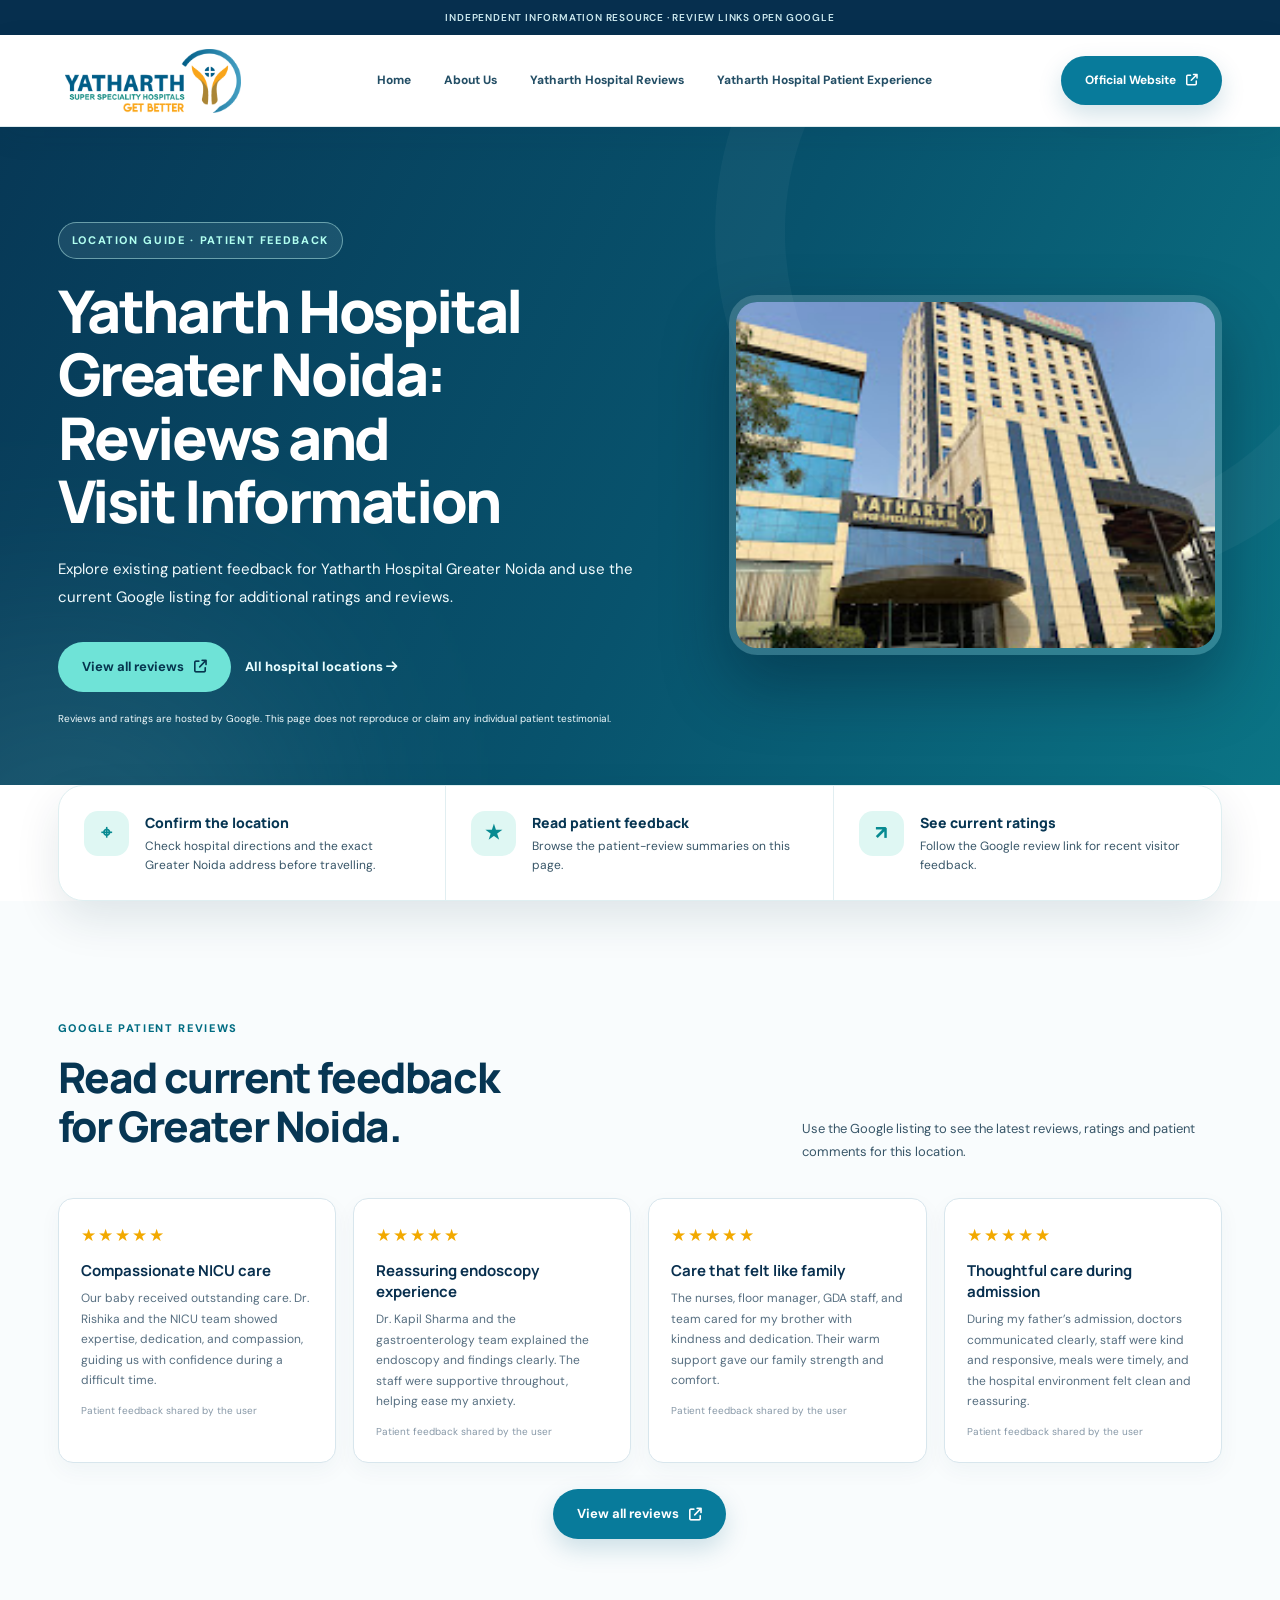
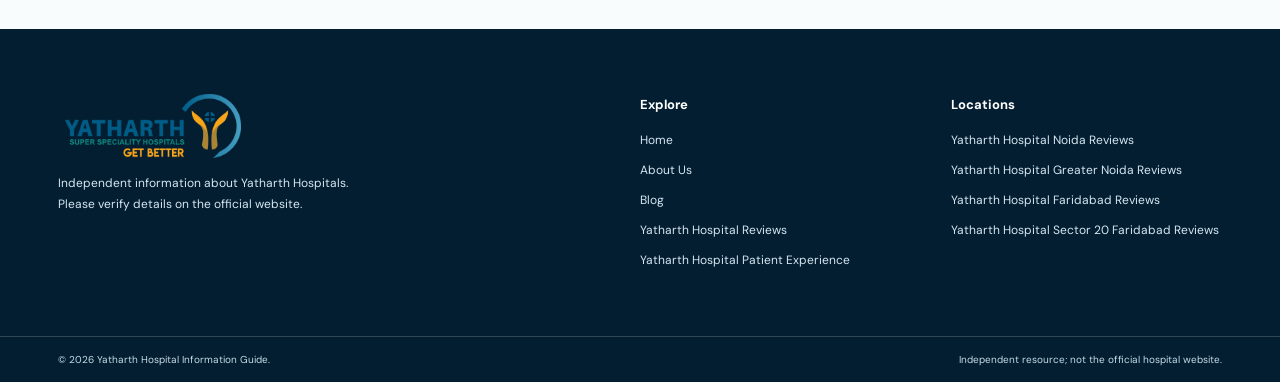
<file: yatharth-hospital-greater-noida-reviews.html>
<!DOCTYPE html>

<html lang="en"><head><meta charset="utf-8"/><meta content="width=device-width, initial-scale=1.0" name="viewport"/><meta content="#0b3158" name="theme-color"/><link href="https://fonts.googleapis.com" rel="preconnect"/><link crossorigin="" href="https://fonts.gstatic.com" rel="preconnect"/><link href="https://fonts.googleapis.com/css2?family=DM+Sans:wght@400;500;600;700&amp;family=Manrope:wght@400;500;600;700;800&amp;display=swap" rel="stylesheet"/><link href="https://cdnjs.cloudflare.com/ajax/libs/font-awesome/6.5.2/css/all.min.css" rel="stylesheet"/><link href="style.css" rel="stylesheet"/><meta content="Read Yatharth Hospital Greater Noida reviews and patient experiences. Find the hospital location page and link to current feedback on Google." name="description"/><title>Yatharth Hospital Greater Noida Reviews | Patient Feedback</title><link href="https://yatharthhospitals.vercel.app/yatharth-hospital-greater-noida-reviews" rel="canonical"/><meta content="Yatharth Hospital Greater Noida Reviews | Patient Feedback" property="og:title"/><meta content="Read Yatharth Hospital Greater Noida reviews and patient experiences. Find the hospital location page and link to current feedback on Google." property="og:description"/><meta content="website" property="og:type"/><meta content="/yatharth-hospital-greater-noida-reviews" property="og:url"/></head><body class="page-location-greater-noida-reviews"><a class="skip-link" href="#main-content">Skip to main content</a><div class="notice">Independent information resource · Review links open Google</div><header class="site-header"><div class="container nav-wrap"><a class="brand" href="index.html"><img alt="Yatharth Hospitals" class="brand-logo" src="assets/yatharth-logo.png"/></a><button aria-controls="main-navigation" aria-expanded="false" aria-label="Open menu" class="menu-toggle" type="button"><i class="fa-solid fa-bars"></i></button><nav aria-label="Primary navigation" class="nav-links" id="main-navigation"><a href="index.html">Home</a><a href="about.html">About Us</a><a href="reviews.html">Yatharth Hospital Reviews</a><a href="patient-experience.html">Yatharth Hospital Patient Experience</a></nav><a class="button button-small nav-cta" href="https://www.yatharthhospitals.com/" rel="noopener" target="_blank">Official Website <i class="fa-solid fa-arrow-up-right-from-square"></i></a></div></header><main id="main-content"><section class="location-review-hero"><div class="container location-review-grid"><div><span class="eyebrow">LOCATION GUIDE · PATIENT FEEDBACK</span><h1>Yatharth Hospital Greater Noida: Reviews and Visit Information</h1><p class="lead">Explore existing patient feedback for Yatharth Hospital Greater Noida and use the current Google listing for additional ratings and reviews.</p><div class="hero-actions"><a class="button" href="https://share.google/hxpjyJ0bZ4HVAbbi6" rel="noopener" target="_blank">View all reviews <i class="fa-solid fa-arrow-up-right-from-square"></i></a><a class="text-link" href="reviews.html">All hospital locations <i class="fa-solid fa-arrow-right"></i></a></div><p class="review-note">Reviews and ratings are hosted by Google. This page does not reproduce or claim any individual patient testimonial.</p></div><div class="location-review-image"><img alt="Yatharth Hospitals Greater Noida hospital building" src="assets/greater-noida.jpg"/></div></div></section><section class="section info-ribbon ribbon-location"><div class="container"><div class="info-ribbon-grid"><article class="info-ribbon-item"><span class="ribbon-icon">⌖</span><div><h3>Confirm the location</h3><p>Check hospital directions and the exact Greater Noida address before travelling.</p></div></article><article class="info-ribbon-item"><span class="ribbon-icon">★</span><div><h3>Read patient feedback</h3><p>Browse the patient-review summaries on this page.</p></div></article><article class="info-ribbon-item"><span class="ribbon-icon">↗</span><div><h3>See current ratings</h3><p>Follow the Google review link for recent visitor feedback.</p></div></article></div></div></section><section class="section"><div class="container"><div class="section-heading"><div><span class="eyebrow">Google patient reviews</span><h2>Read current feedback for Greater Noida.</h2></div><p>Use the Google listing to see the latest reviews, ratings and patient comments for this location.</p></div><div class="review-card-grid"><article class="review-card"><span class="review-stars">★★★★★</span><h3>Compassionate NICU care</h3><p>Our baby received outstanding care. Dr. Rishika and the NICU team showed expertise, dedication, and compassion, guiding us with confidence during a difficult time.</p><small>Patient feedback shared by the user</small></article><article class="review-card"><span class="review-stars">★★★★★</span><h3>Reassuring endoscopy experience</h3><p>Dr. Kapil Sharma and the gastroenterology team explained the endoscopy and findings clearly. The staff were supportive throughout, helping ease my anxiety.</p><small>Patient feedback shared by the user</small></article><article class="review-card"><span class="review-stars">★★★★★</span><h3>Care that felt like family</h3><p>The nurses, floor manager, GDA staff, and team cared for my brother with kindness and dedication. Their warm support gave our family strength and comfort.</p><small>Patient feedback shared by the user</small></article><article class="review-card"><span class="review-stars">★★★★★</span><h3>Thoughtful care during admission</h3><p>During my father’s admission, doctors communicated clearly, staff were kind and responsive, meals were timely, and the hospital environment felt clean and reassuring.</p><small>Patient feedback shared by the user</small></article></div><div class="review-action"><a class="button" href="https://share.google/hxpjyJ0bZ4HVAbbi6" rel="noopener" target="_blank">View all reviews <i class="fa-solid fa-arrow-up-right-from-square"></i></a></div></div></section></main><footer class="site-footer"><div class="container footer-main"><div class="footer-brand"><a class="brand brand-light" href="index.html"><img alt="Yatharth Hospitals" class="brand-logo" src="assets/yatharth-logo.png"/></a><p>Independent information about Yatharth Hospitals. Please verify details on the official website.</p></div><div class="footer-col"><h4>Explore</h4><a href="index.html">Home</a><a href="about.html">About Us</a><a href="blog.html">Blog</a><a href="reviews.html">Yatharth Hospital Reviews</a><a href="patient-experience.html">Yatharth Hospital Patient Experience</a></div><div class="footer-col"><h4>Locations</h4><a href="yatharth-hospital-noida-reviews.html">Yatharth Hospital Noida Reviews</a><a href="yatharth-hospital-greater-noida-reviews.html">Yatharth Hospital Greater Noida Reviews</a><a href="yatharth-hospital-faridabad-reviews.html">Yatharth Hospital Faridabad Reviews</a><a href="yatharth-hospital-sector-20-faridabad-reviews.html">Yatharth Hospital Sector 20 Faridabad Reviews</a></div></div><div class="footer-bottom"><div class="container"><span>© 2026 Yatharth Hospital Information Guide.</span><span>Independent resource; not the official hospital website.</span></div></div></footer><script src="script.js"></script></body></html>
</file>
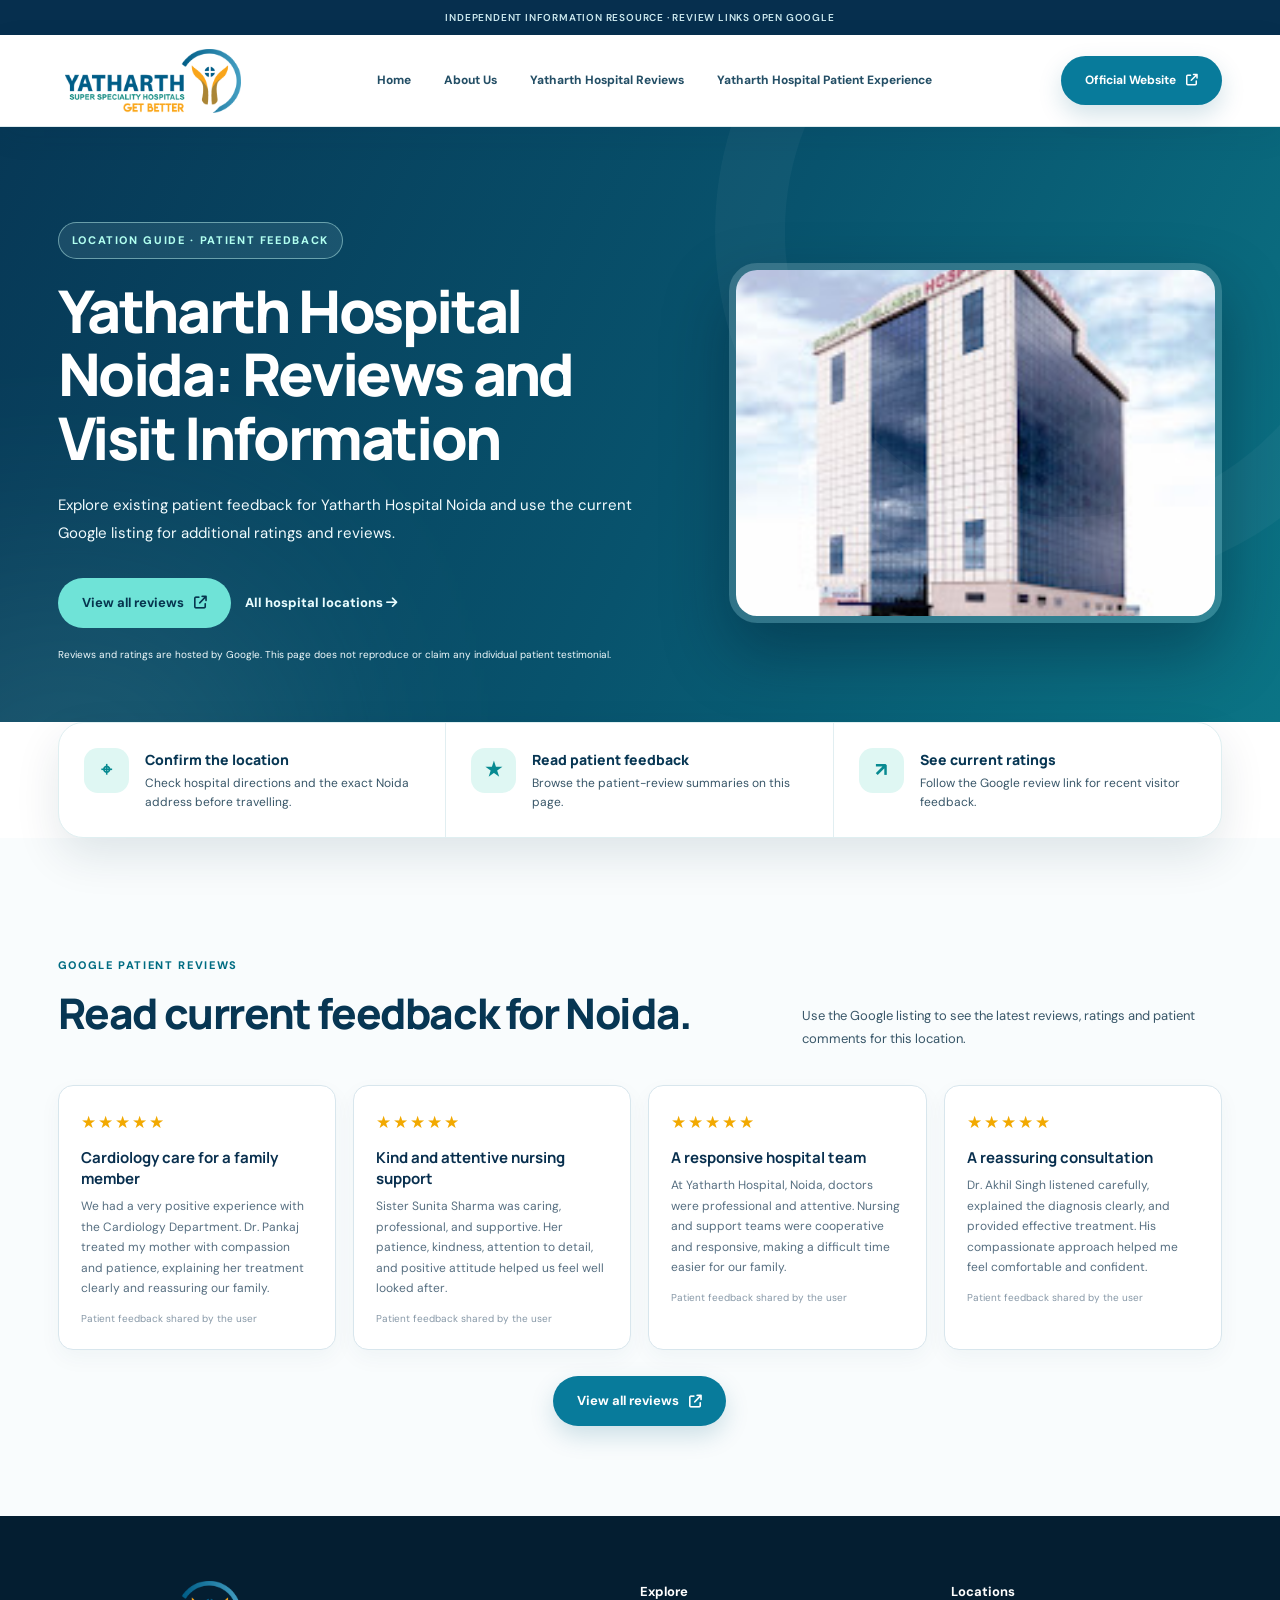
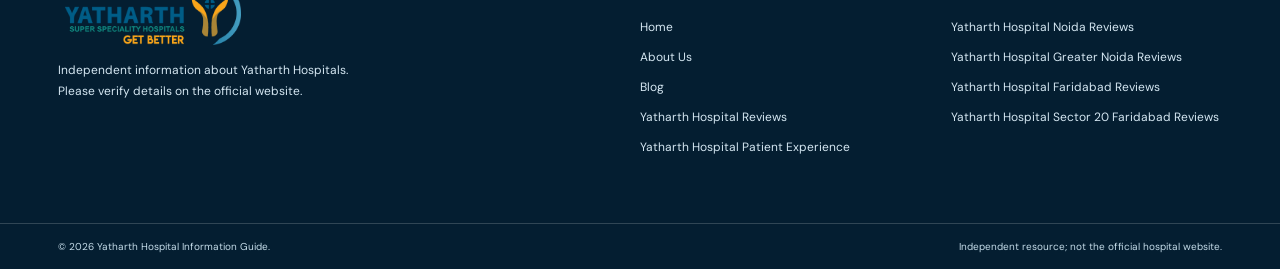
<file: yatharth-hospital-noida-reviews.html>
<!DOCTYPE html>

<html lang="en"><head><meta charset="utf-8"/><meta content="width=device-width, initial-scale=1.0" name="viewport"/><meta content="#0b3158" name="theme-color"/><link href="https://fonts.googleapis.com" rel="preconnect"/><link crossorigin="" href="https://fonts.gstatic.com" rel="preconnect"/><link href="https://fonts.googleapis.com/css2?family=DM+Sans:wght@400;500;600;700&amp;family=Manrope:wght@400;500;600;700;800&amp;display=swap" rel="stylesheet"/><link href="https://cdnjs.cloudflare.com/ajax/libs/font-awesome/6.5.2/css/all.min.css" rel="stylesheet"/><link href="style.css" rel="stylesheet"/><meta content="Explore Yatharth Hospital Noida reviews and patient experiences, with location details and a link to current Google feedback for the Noida hospital." name="description"/><title>Yatharth Hospital Noida Reviews | Patient Experiences</title><link href="https://yatharthhospitals.vercel.app/yatharth-hospital-noida-reviews" rel="canonical"/><meta content="Yatharth Hospital Noida Reviews | Patient Experiences" property="og:title"/><meta content="Explore Yatharth Hospital Noida reviews and patient experiences, with location details and a link to current Google feedback for the Noida hospital." property="og:description"/><meta content="website" property="og:type"/><meta content="/yatharth-hospital-noida-reviews" property="og:url"/></head><body class="page-location-noida-reviews"><a class="skip-link" href="#main-content">Skip to main content</a><div class="notice">Independent information resource · Review links open Google</div><header class="site-header"><div class="container nav-wrap"><a class="brand" href="index.html"><img alt="Yatharth Hospitals" class="brand-logo" src="assets/yatharth-logo.png"/></a><button aria-controls="main-navigation" aria-expanded="false" aria-label="Open menu" class="menu-toggle" type="button"><i class="fa-solid fa-bars"></i></button><nav aria-label="Primary navigation" class="nav-links" id="main-navigation"><a href="index.html">Home</a><a href="about.html">About Us</a><a href="reviews.html">Yatharth Hospital Reviews</a><a href="patient-experience.html">Yatharth Hospital Patient Experience</a></nav><a class="button button-small nav-cta" href="https://www.yatharthhospitals.com/" rel="noopener" target="_blank">Official Website <i class="fa-solid fa-arrow-up-right-from-square"></i></a></div></header><main id="main-content"><section class="location-review-hero"><div class="container location-review-grid"><div><span class="eyebrow">LOCATION GUIDE · PATIENT FEEDBACK</span><h1>Yatharth Hospital Noida: Reviews and Visit Information</h1><p class="lead">Explore existing patient feedback for Yatharth Hospital Noida and use the current Google listing for additional ratings and reviews.</p><div class="hero-actions"><a class="button" href="https://share.google/ahxEeZI31nxkAyqth" rel="noopener" target="_blank">View all reviews <i class="fa-solid fa-arrow-up-right-from-square"></i></a><a class="text-link" href="reviews.html">All hospital locations <i class="fa-solid fa-arrow-right"></i></a></div><p class="review-note">Reviews and ratings are hosted by Google. This page does not reproduce or claim any individual patient testimonial.</p></div><div class="location-review-image"><img alt="Yatharth Hospitals Noida hospital building" src="assets/noida.jpg"/></div></div></section><section class="section info-ribbon ribbon-location"><div class="container"><div class="info-ribbon-grid"><article class="info-ribbon-item"><span class="ribbon-icon">⌖</span><div><h3>Confirm the location</h3><p>Check hospital directions and the exact Noida address before travelling.</p></div></article><article class="info-ribbon-item"><span class="ribbon-icon">★</span><div><h3>Read patient feedback</h3><p>Browse the patient-review summaries on this page.</p></div></article><article class="info-ribbon-item"><span class="ribbon-icon">↗</span><div><h3>See current ratings</h3><p>Follow the Google review link for recent visitor feedback.</p></div></article></div></div></section><section class="section"><div class="container"><div class="section-heading"><div><span class="eyebrow">Google patient reviews</span><h2>Read current feedback for Noida.</h2></div><p>Use the Google listing to see the latest reviews, ratings and patient comments for this location.</p></div><div class="review-card-grid"><article class="review-card"><span class="review-stars">★★★★★</span><h3>Cardiology care for a family member</h3><p>We had a very positive experience with the Cardiology Department. Dr. Pankaj treated my mother with compassion and patience, explaining her treatment clearly and reassuring our family.</p><small>Patient feedback shared by the user</small></article><article class="review-card"><span class="review-stars">★★★★★</span><h3>Kind and attentive nursing support</h3><p>Sister Sunita Sharma was caring, professional, and supportive. Her patience, kindness, attention to detail, and positive attitude helped us feel well looked after.</p><small>Patient feedback shared by the user</small></article><article class="review-card"><span class="review-stars">★★★★★</span><h3>A responsive hospital team</h3><p>At Yatharth Hospital, Noida, doctors were professional and attentive. Nursing and support teams were cooperative and responsive, making a difficult time easier for our family.</p><small>Patient feedback shared by the user</small></article><article class="review-card"><span class="review-stars">★★★★★</span><h3>A reassuring consultation</h3><p>Dr. Akhil Singh listened carefully, explained the diagnosis clearly, and provided effective treatment. His compassionate approach helped me feel comfortable and confident.</p><small>Patient feedback shared by the user</small></article></div><div class="review-action"><a class="button" href="https://share.google/ahxEeZI31nxkAyqth" rel="noopener" target="_blank">View all reviews <i class="fa-solid fa-arrow-up-right-from-square"></i></a></div></div></section></main><footer class="site-footer"><div class="container footer-main"><div class="footer-brand"><a class="brand brand-light" href="index.html"><img alt="Yatharth Hospitals" class="brand-logo" src="assets/yatharth-logo.png"/></a><p>Independent information about Yatharth Hospitals. Please verify details on the official website.</p></div><div class="footer-col"><h4>Explore</h4><a href="index.html">Home</a><a href="about.html">About Us</a><a href="blog.html">Blog</a><a href="reviews.html">Yatharth Hospital Reviews</a><a href="patient-experience.html">Yatharth Hospital Patient Experience</a></div><div class="footer-col"><h4>Locations</h4><a href="yatharth-hospital-noida-reviews.html">Yatharth Hospital Noida Reviews</a><a href="yatharth-hospital-greater-noida-reviews.html">Yatharth Hospital Greater Noida Reviews</a><a href="yatharth-hospital-faridabad-reviews.html">Yatharth Hospital Faridabad Reviews</a><a href="yatharth-hospital-sector-20-faridabad-reviews.html">Yatharth Hospital Sector 20 Faridabad Reviews</a></div></div><div class="footer-bottom"><div class="container"><span>© 2026 Yatharth Hospital Information Guide.</span><span>Independent resource; not the official hospital website.</span></div></div></footer><script src="script.js"></script></body></html>
</file>
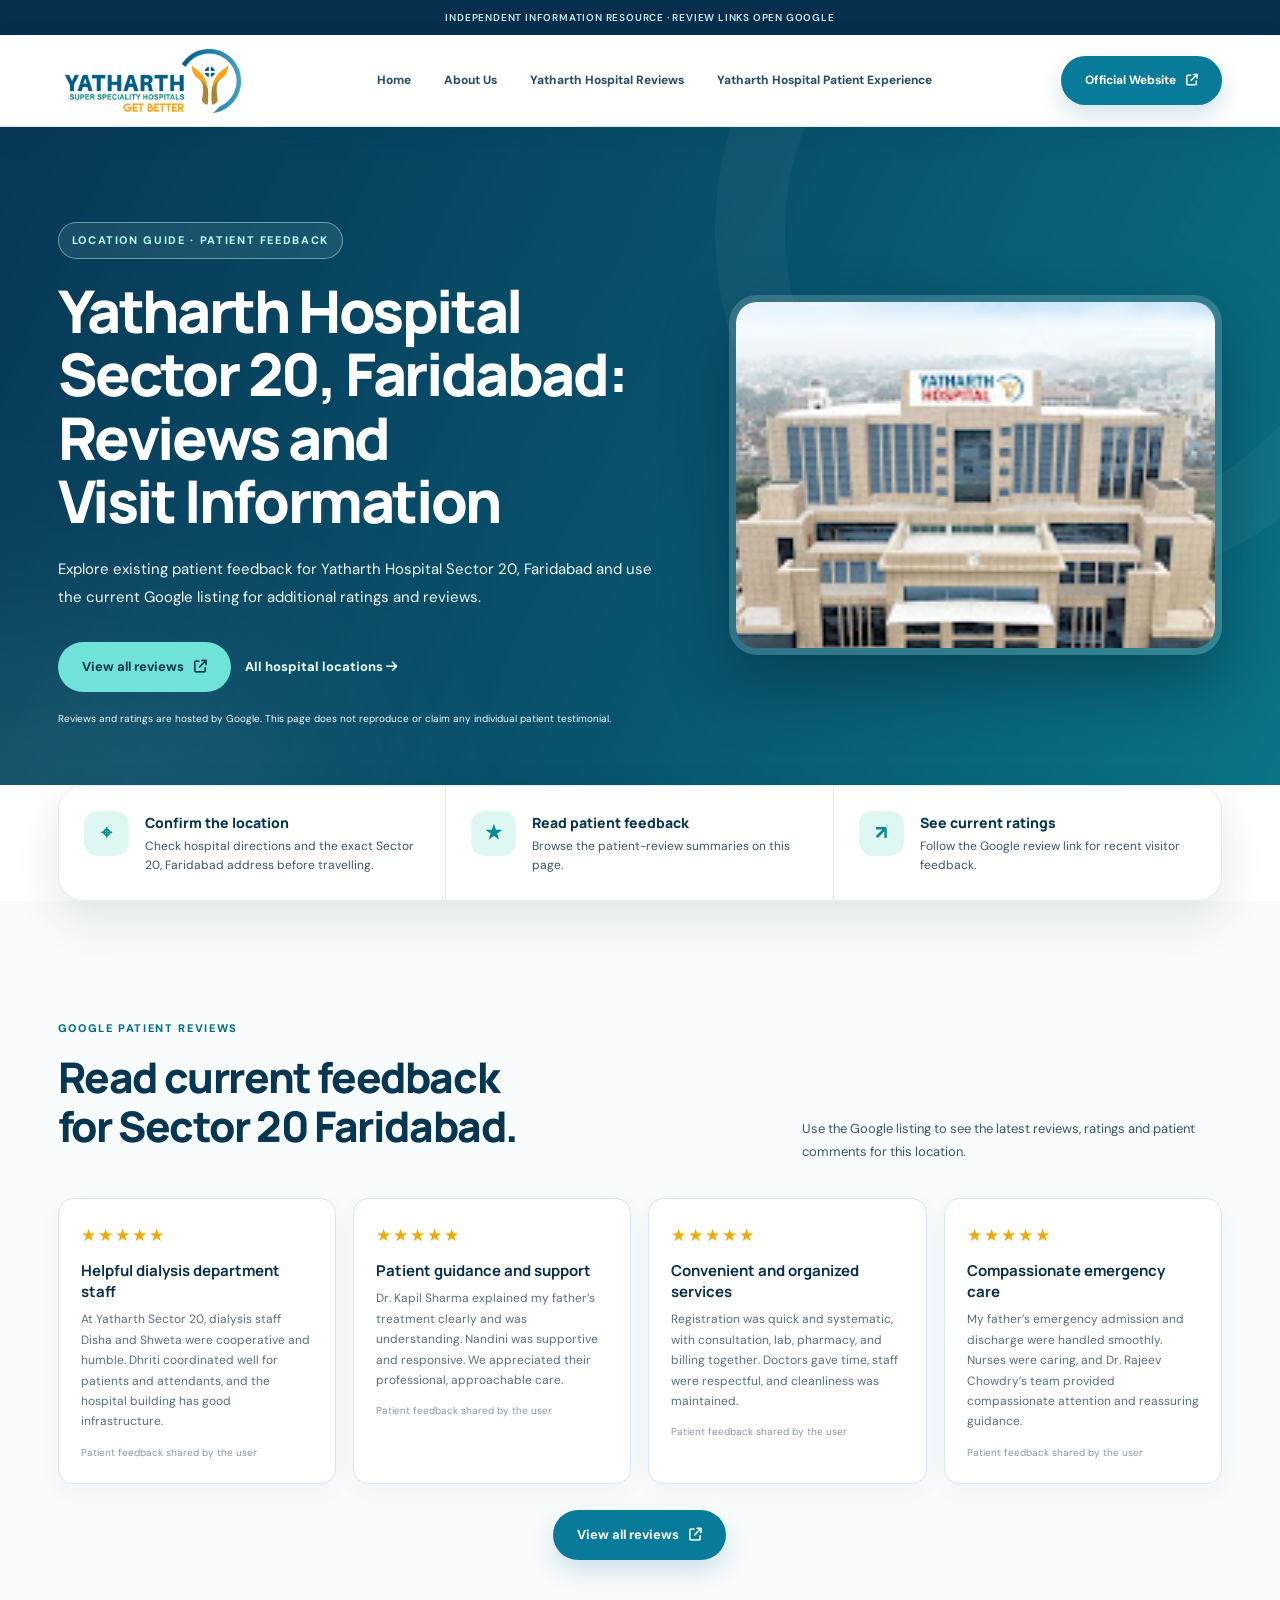
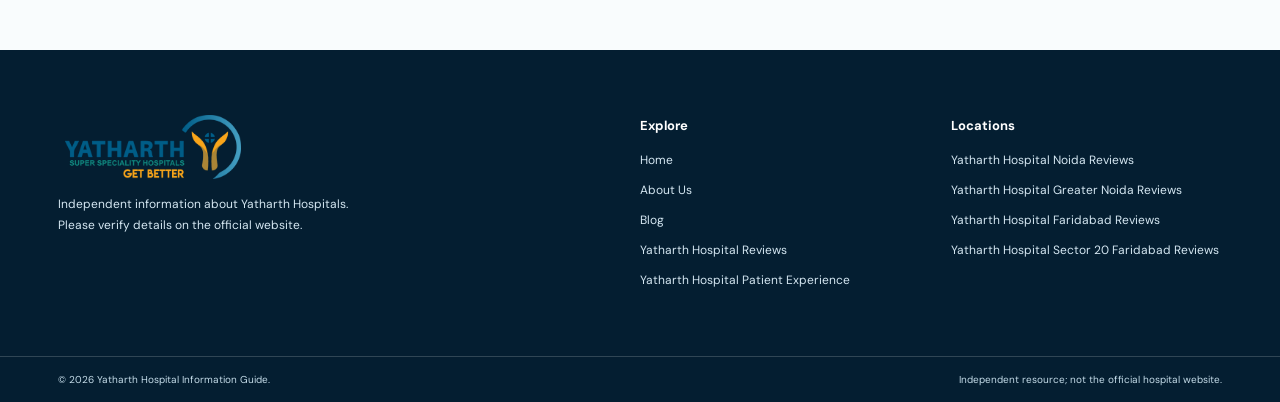
<file: yatharth-hospital-sector-20-faridabad-reviews.html>
<!DOCTYPE html>

<html lang="en"><head><meta charset="utf-8"/><meta content="width=device-width, initial-scale=1.0" name="viewport"/><meta content="#0b3158" name="theme-color"/><link href="https://fonts.googleapis.com" rel="preconnect"/><link crossorigin="" href="https://fonts.gstatic.com" rel="preconnect"/><link href="https://fonts.googleapis.com/css2?family=DM+Sans:wght@400;500;600;700&amp;family=Manrope:wght@400;500;600;700;800&amp;display=swap" rel="stylesheet"/><link href="https://cdnjs.cloudflare.com/ajax/libs/font-awesome/6.5.2/css/all.min.css" rel="stylesheet"/><link href="style.css" rel="stylesheet"/><meta content="Explore Yatharth Hospital Sector 20 Faridabad reviews and patient experiences, with hospital location information and links to current Google feedback." name="description"/><title>Yatharth Hospital Sector 20 Faridabad Reviews | Guide</title><link href="https://yatharthhospitals.vercel.app/yatharth-hospital-sector-20-faridabad-reviews" rel="canonical"/><meta content="Yatharth Hospital Sector 20 Faridabad Reviews | Guide" property="og:title"/><meta content="Explore Yatharth Hospital Sector 20 Faridabad reviews and patient experiences, with hospital location information and links to current Google feedback." property="og:description"/><meta content="website" property="og:type"/><meta content="/yatharth-hospital-sector-20-faridabad-reviews" property="og:url"/></head><body class="page-location-sector-20-faridabad-reviews"><a class="skip-link" href="#main-content">Skip to main content</a><div class="notice">Independent information resource · Review links open Google</div><header class="site-header"><div class="container nav-wrap"><a class="brand" href="index.html"><img alt="Yatharth Hospitals" class="brand-logo" src="assets/yatharth-logo.png"/></a><button aria-controls="main-navigation" aria-expanded="false" aria-label="Open menu" class="menu-toggle" type="button"><i class="fa-solid fa-bars"></i></button><nav aria-label="Primary navigation" class="nav-links" id="main-navigation"><a href="index.html">Home</a><a href="about.html">About Us</a><a href="reviews.html">Yatharth Hospital Reviews</a><a href="patient-experience.html">Yatharth Hospital Patient Experience</a></nav><a class="button button-small nav-cta" href="https://www.yatharthhospitals.com/" rel="noopener" target="_blank">Official Website <i class="fa-solid fa-arrow-up-right-from-square"></i></a></div></header><main id="main-content"><section class="location-review-hero"><div class="container location-review-grid"><div><span class="eyebrow">LOCATION GUIDE · PATIENT FEEDBACK</span><h1>Yatharth Hospital Sector 20, Faridabad: Reviews and Visit Information</h1><p class="lead">Explore existing patient feedback for Yatharth Hospital Sector 20, Faridabad and use the current Google listing for additional ratings and reviews.</p><div class="hero-actions"><a class="button" href="https://share.google/PwhMggtTffNd3HVWi" rel="noopener" target="_blank">View all reviews <i class="fa-solid fa-arrow-up-right-from-square"></i></a><a class="text-link" href="reviews.html">All hospital locations <i class="fa-solid fa-arrow-right"></i></a></div><p class="review-note">Reviews and ratings are hosted by Google. This page does not reproduce or claim any individual patient testimonial.</p></div><div class="location-review-image"><img alt="Yatharth Hospitals Sector 20 Faridabad hospital building" src="assets/sector20-faridabad.jpg"/></div></div></section><section class="section info-ribbon ribbon-location"><div class="container"><div class="info-ribbon-grid"><article class="info-ribbon-item"><span class="ribbon-icon">⌖</span><div><h3>Confirm the location</h3><p>Check hospital directions and the exact Sector 20, Faridabad address before travelling.</p></div></article><article class="info-ribbon-item"><span class="ribbon-icon">★</span><div><h3>Read patient feedback</h3><p>Browse the patient-review summaries on this page.</p></div></article><article class="info-ribbon-item"><span class="ribbon-icon">↗</span><div><h3>See current ratings</h3><p>Follow the Google review link for recent visitor feedback.</p></div></article></div></div></section><section class="section"><div class="container"><div class="section-heading"><div><span class="eyebrow">Google patient reviews</span><h2>Read current feedback for Sector 20 Faridabad.</h2></div><p>Use the Google listing to see the latest reviews, ratings and patient comments for this location.</p></div><div class="review-card-grid"><article class="review-card"><span class="review-stars">★★★★★</span><h3>Helpful dialysis department staff</h3><p>At Yatharth Sector 20, dialysis staff Disha and Shweta were cooperative and humble. Dhriti coordinated well for patients and attendants, and the hospital building has good infrastructure.</p><small>Patient feedback shared by the user</small></article><article class="review-card"><span class="review-stars">★★★★★</span><h3>Patient guidance and support</h3><p>Dr. Kapil Sharma explained my father’s treatment clearly and was understanding. Nandini was supportive and responsive. We appreciated their professional, approachable care.</p><small>Patient feedback shared by the user</small></article><article class="review-card"><span class="review-stars">★★★★★</span><h3>Convenient and organized services</h3><p>Registration was quick and systematic, with consultation, lab, pharmacy, and billing together. Doctors gave time, staff were respectful, and cleanliness was maintained.</p><small>Patient feedback shared by the user</small></article><article class="review-card"><span class="review-stars">★★★★★</span><h3>Compassionate emergency care</h3><p>My father’s emergency admission and discharge were handled smoothly. Nurses were caring, and Dr. Rajeev Chowdry’s team provided compassionate attention and reassuring guidance.</p><small>Patient feedback shared by the user</small></article></div><div class="review-action"><a class="button" href="https://share.google/PwhMggtTffNd3HVWi" rel="noopener" target="_blank">View all reviews <i class="fa-solid fa-arrow-up-right-from-square"></i></a></div></div></section></main><footer class="site-footer"><div class="container footer-main"><div class="footer-brand"><a class="brand brand-light" href="index.html"><img alt="Yatharth Hospitals" class="brand-logo" src="assets/yatharth-logo.png"/></a><p>Independent information about Yatharth Hospitals. Please verify details on the official website.</p></div><div class="footer-col"><h4>Explore</h4><a href="index.html">Home</a><a href="about.html">About Us</a><a href="blog.html">Blog</a><a href="reviews.html">Yatharth Hospital Reviews</a><a href="patient-experience.html">Yatharth Hospital Patient Experience</a></div><div class="footer-col"><h4>Locations</h4><a href="yatharth-hospital-noida-reviews.html">Yatharth Hospital Noida Reviews</a><a href="yatharth-hospital-greater-noida-reviews.html">Yatharth Hospital Greater Noida Reviews</a><a href="yatharth-hospital-faridabad-reviews.html">Yatharth Hospital Faridabad Reviews</a><a href="yatharth-hospital-sector-20-faridabad-reviews.html">Yatharth Hospital Sector 20 Faridabad Reviews</a></div></div><div class="footer-bottom"><div class="container"><span>© 2026 Yatharth Hospital Information Guide.</span><span>Independent resource; not the official hospital website.</span></div></div></footer><script src="script.js"></script></body></html>
</file>
<file: style.css>
:root{--navy:#0b3158;--blue:#0879bd;--cyan:#28b5c4;--ink:#18324c;--muted:#64788c;--pale:#eff7fc;--line:#e3edf4;--shadow:0 16px 45px rgba(15,62,99,.10)}*{box-sizing:border-box;margin:0;padding:0}html{scroll-behavior:smooth}body{font-family:"DM Sans",sans-serif;color:var(--ink);line-height:1.7}img{display:block;width:100%;object-fit:cover}a{color:inherit;text-decoration:none}.container{width:min(1160px,90%);margin:auto}.notice{background:#eaf5fb;color:#355d7c;text-align:center;font-size:11px;font-weight:600;padding:7px}.site-header{height:80px;background:#fff;border-bottom:1px solid #edf2f6;position:sticky;top:0;z-index:20}.nav-wrap{height:100%;display:flex;align-items:center;justify-content:space-between;gap:20px}.brand{display:flex;align-items:center;gap:10px;color:var(--navy);font:800 19px Manrope}.brand-logo{width:205px;height:auto;max-height:64px;object-fit:contain}.brand-logo-image{display:block;width:176px;height:auto;max-height:62px;object-fit:contain}.brand-name small{display:block;font:600 10px "DM Sans";letter-spacing:.6px;color:#68839a}.nav-links{display:flex;gap:32px}.nav-links a{font-size:14px;font-weight:700;color:#4b6074}.nav-links a:hover{color:var(--blue)}.button{display:inline-flex;align-items:center;gap:10px;padding:13px 19px;border-radius:9px;background:linear-gradient(120deg,#0878b8,#075a9c);color:white;font-size:13px;font-weight:700}.button-small{padding:10px 15px;font-size:12px}.button-outline{background:white;color:var(--blue);border:1px solid #b8d9eb}.button-white{background:white;color:var(--navy)}.menu-toggle{display:none}.hero,.inner-hero,.blog-hero{background:linear-gradient(110deg,#f1f9ff,#e2f2fc);padding:68px 0}.hero-grid,.inner-hero-grid,.blog-hero-grid{display:grid;grid-template-columns:1fr 1fr;gap:55px;align-items:center}.eyebrow{color:#0782b9;text-transform:uppercase;letter-spacing:1.3px;font-size:11px;font-weight:800}.hero h1,.inner-hero h1,.blog-hero h1{font:800 clamp(38px,5vw,58px)/1.12 Manrope;color:var(--navy);letter-spacing:-2px;margin:18px 0}.hero h1 span,.blog-hero h1 span{color:#0781b9}.lead,.hero p,.inner-hero p,.blog-hero p{font-size:15px;color:var(--muted);max-width:570px}.hero-actions{display:flex;align-items:center;gap:22px;margin-top:25px;flex-wrap:wrap}.text-link{font-size:13px;font-weight:800;color:var(--navy)}.hero-proof{display:flex;align-items:center;gap:12px;margin-top:32px}.proof-icon,.topic-icon,.feature-icon,.disclaimer-icon,.empty-icon{width:46px;height:46px;border-radius:13px;background:#e9f7fa;color:#0785b8;display:grid;place-items:center;font-size:20px}.hero-proof strong,.hero-proof small{display:block}.hero-proof strong{font-size:12px}.hero-proof small{font-size:11px;color:var(--muted)}.hero-visual{position:relative}.hero-visual>img{height:410px;border-radius:24px 24px 90px 24px;box-shadow:var(--shadow)}.floating-card,.image-caption{position:absolute;background:#fff;border-radius:13px;padding:14px;box-shadow:var(--shadow);display:flex;align-items:center;gap:11px}.floating-card{left:-25px;bottom:25px}.float-icon{width:38px;height:38px;border-radius:10px;background:#e9f7fa;color:#0785b8;display:grid;place-items:center}.floating-card strong,.floating-card small,.image-caption strong,.image-caption small{display:block}.floating-card strong,.image-caption strong{font-size:12px}.floating-card small,.image-caption small{font-size:10px;color:var(--muted)}.section{padding:78px 0}.section-tint{background:#f3f9fc}.section-heading{display:flex;justify-content:space-between;align-items:end;gap:30px;margin-bottom:30px}.section-heading h2,.section-copy h2,.disclaimer-box h2{font:800 clamp(27px,3vw,37px)/1.2 Manrope;color:var(--navy);margin:12px 0}.section-heading>p{max-width:420px;font-size:13px;color:var(--muted)}.topic-grid{display:grid;grid-template-columns:repeat(4,1fr);gap:17px}.topic-card,.value-card{border:1px solid var(--line);border-radius:15px;padding:23px;background:white}.topic-icon{margin-bottom:15px}.topic-card h3,.value-card h3,.feature-card h3{font:700 16px Manrope;color:var(--navy);margin-bottom:8px}.topic-card p,.value-card p,.feature-card p{font-size:12px;color:var(--muted)}.small-note{font-size:10px;color:#7b8e9e;margin-top:17px}.split-section{display:grid;grid-template-columns:1fr 1fr;align-items:center;gap:70px}.section-image{position:relative}.section-image>img{height:370px;border-radius:19px;box-shadow:var(--shadow)}.image-caption{left:15px;right:15px;bottom:-20px}.section-copy p{font-size:13px;color:var(--muted);margin:12px 0}.check-list{list-style:none;margin:20px 0 25px;display:grid;gap:9px}.check-list li{font-size:12px;font-weight:600;color:#405a70}.check-list i{color:#0a9ca9;margin-right:8px}.feature-grid{display:grid;grid-template-columns:repeat(3,1fr);gap:20px}.feature-card{border:1px solid var(--line);border-radius:15px;overflow:hidden;background:white}.feature-card>img{height:175px}.feature-card>div{padding:20px}.feature-icon{margin-top:-42px;position:relative;border:4px solid white;box-sizing:content-box}.cta-band{background:linear-gradient(110deg,#07528b,#087fb1);padding:38px 0;color:white}.cta-inner{display:flex;align-items:center;gap:22px}.cta-symbol{width:56px;height:56px;flex:none;border-radius:16px;background:#ffffff25;display:grid;place-items:center;font-size:24px}.cta-inner>div:nth-child(2){flex:1}.eyebrow-light{color:#c4edf1}.cta-inner h2{font:700 22px/1.3 Manrope;margin:5px 0}.cta-inner p{font-size:12px;color:#d9eaf4}.site-footer{background:#092b4b;color:#d4e2ee}.footer-main{padding:48px 0;display:grid;grid-template-columns:2fr 1fr 1fr;gap:35px}.brand-light{color:white}.brand-light .brand-name small{color:#9bb8cf}.footer-brand p{max-width:300px;color:#a9bfd1;font-size:11px;margin-top:15px}.footer-col{display:flex;flex-direction:column;gap:9px}.footer-col h4{font-size:12px;color:white}.footer-col>a{font-size:11px;color:#a9bfd1}.socials{display:flex;gap:9px}.socials a{width:31px;height:31px;border-radius:8px;background:#ffffff18;display:grid;place-items:center}.footer-bottom{border-top:1px solid #ffffff20;padding:14px 0}.footer-bottom .container{display:flex;justify-content:space-between;gap:15px;font-size:10px;color:#90abc1}.inner-hero,.blog-hero{padding:52px 0}.inner-hero-image img,.blog-hero-image img{height:285px;border-radius:20px 20px 75px 20px;box-shadow:var(--shadow)}.breadcrumbs{display:flex;gap:10px;align-items:center;font-size:11px;color:#7890a2;margin-top:20px}.breadcrumbs a{color:#087bb4;font-weight:700}.values-grid{display:grid;grid-template-columns:repeat(3,1fr);gap:20px}.centered{display:block;text-align:center}.centered h2{margin-bottom:0}.value-card{padding:27px}.disclaimer-box{display:grid;grid-template-columns:55px 1fr;gap:20px;border:1px solid var(--line);border-radius:16px;padding:30px;background:#f8fbfd}.disclaimer-box p{font-size:12px;color:var(--muted);margin:10px 0}.coming-soon{display:inline-block;margin-top:14px;padding:4px 9px;background:#eaf5fb;color:#087bb4;border-radius:20px;font-size:10px;font-weight:800}.empty-state{text-align:center;background:#f5f9fc;border:1px dashed #b9d1e1;border-radius:18px;padding:38px 20px;margin-top:30px}.empty-icon{margin:0 auto 12px;width:55px;height:55px}.empty-state h3{font:700 18px Manrope;color:var(--navy)}.empty-state p{font-size:12px;color:var(--muted);max-width:560px;margin:8px auto 0}
@media(max-width:850px){.topic-grid{grid-template-columns:repeat(2,1fr)}.hero-grid,.inner-hero-grid,.blog-hero-grid,.split-section{gap:30px}.footer-main{grid-template-columns:2fr 1fr 1fr}.footer-col:last-child{grid-column:auto}}
@media(max-width:650px){.site-header{height:68px}.brand{font-size:16px}.brand-logo{width:165px;max-height:52px}.menu-toggle{display:grid;place-items:center;border:0;background:#edf7fc;color:var(--navy);width:40px;height:40px;border-radius:9px;font-size:18px;margin-left:auto}.nav-cta{display:none}.nav-links{display:none;position:absolute;top:62px;left:5%;right:5%;padding:14px;background:white;border:1px solid var(--line);border-radius:12px;box-shadow:var(--shadow);flex-direction:column;gap:13px}.nav-links.open{display:flex}.hero,.inner-hero,.blog-hero{padding:42px 0}.hero-grid,.inner-hero-grid,.blog-hero-grid,.split-section{grid-template-columns:1fr}.hero h1,.inner-hero h1,.blog-hero h1{font-size:39px}.hero-visual>img{height:280px}.floating-card{left:-8px}.section{padding:55px 0}.section-heading{display:block}.section-heading>p{margin-top:10px}.topic-grid,.feature-grid,.values-grid{grid-template-columns:1fr}.section-image>img{height:280px}.cta-inner{align-items:flex-start;flex-wrap:wrap}.cta-inner>div:nth-child(2){flex:1 1 70%}.cta-inner .button{margin-left:76px}.footer-main{grid-template-columns:1fr 1fr;gap:25px}.footer-brand{grid-column:1/3}.footer-col:last-child{grid-column:auto}.footer-bottom .container{display:grid}.disclaimer-box{grid-template-columns:1fr;padding:22px}}

/* Supplied Yatharth Hospitals branding and locally provided hospital photography */
.brand{gap:0}.brand-logo-image{object-position:left center}.hero-visual>img,.section-image>img,.inner-hero-image img,.blog-hero-image img{object-position:center center}

/* Official logo supplied by the site owner */
.brand-logo{display:block;width:205px;height:auto;max-height:64px;object-fit:contain}.brand{gap:0}
@media(max-width:650px){.brand-logo{width:165px;max-height:52px}}
/* Keep the three practical-information cards icon-led instead of repeating the same building photo. */
.feature-card>img{display:none}.feature-card>div{padding:22px}.feature-icon{margin-top:0;border:0;box-sizing:border-box}

/* Review and patient-experience pages: additive styles */
.review-preview{background:#f6fbfe}.review-card-grid{display:grid;grid-template-columns:repeat(4,minmax(0,1fr));gap:17px}.review-card{background:#fff;border:1px solid var(--line);border-radius:15px;padding:22px;box-shadow:0 8px 25px rgba(15,62,99,.05)}.review-stars{display:block;color:#f2a900;letter-spacing:2px;font-size:17px;margin-bottom:10px}.review-card h3{font:700 15px Manrope;color:var(--navy);margin-bottom:7px}.review-card p{font-size:12px;color:var(--muted)}.review-card small{display:block;margin-top:12px;font-size:10px;color:#8798a7}.review-action{display:flex;justify-content:center;margin-top:26px}.location-review-hero{background:linear-gradient(110deg,#f1f9ff,#e2f2fc);padding:58px 0}.location-review-grid{display:grid;grid-template-columns:1.1fr .9fr;gap:50px;align-items:center}.location-review-grid h1{font:800 clamp(34px,4vw,50px)/1.12 Manrope;color:var(--navy);letter-spacing:-1.4px;margin:16px 0}.location-review-grid p{font-size:14px;color:var(--muted);max-width:620px}.location-review-image img{height:350px;border-radius:20px 20px 70px 20px;box-shadow:var(--shadow)}.review-note{font-size:10px!important;margin-top:18px}.location-review-list{display:grid;gap:20px}.location-review-card{display:grid;grid-template-columns:260px 1fr;gap:25px;align-items:center;border:1px solid var(--line);border-radius:16px;overflow:hidden;background:#fff}.location-review-card img{height:210px}.location-review-card>div{padding:20px 22px 20px 0}.location-review-card h3{font:700 20px Manrope;color:var(--navy);margin:8px 0}.location-review-card p{font-size:12px;color:var(--muted);margin-bottom:15px}.centered{max-width:720px;margin:0 auto;text-align:center}.centered p{margin:14px auto!important}.centered .button{margin-top:10px}@media(max-width:900px){.review-card-grid{grid-template-columns:repeat(2,minmax(0,1fr))}.location-review-grid{grid-template-columns:1fr;gap:28px}.location-review-image img{height:300px}}@media(max-width:600px){.review-card-grid{grid-template-columns:1fr}.location-review-card{grid-template-columns:1fr}.location-review-card img{height:220px}.location-review-card>div{padding:0 20px 20px}.location-review-grid h1{font-size:34px}.location-review-image img{height:240px}}

/* 2026 visual refresh: independent healthcare information experience */
:root{--navy:#0c3558;--blue:#087bad;--cyan:#13a8b2;--ink:#18324c;--muted:#5c7388;--pale:#edf7fa;--line:#dceaf1;--shadow:0 18px 48px rgba(18,66,101,.10)}
body{background:#fff;color:var(--ink);-webkit-font-smoothing:antialiased}
.skip-link{position:fixed;left:14px;top:-60px;background:#fff;color:#082f54;z-index:1000;padding:10px 15px;border:2px solid #0576b0;border-radius:8px;font-weight:800}.skip-link:focus{top:10px}
a:focus-visible,button:focus-visible{outline:3px solid #f6b841;outline-offset:4px}
.container{width:min(1190px,91%)}
.notice{background:#e7f5fa;color:#436c80;letter-spacing:.025em;padding:8px 12px}
.site-header{height:84px;box-shadow:0 5px 22px rgba(14,57,90,.055);border-bottom:1px solid #e3eef4}
.nav-wrap{gap:24px}.nav-links{gap:clamp(13px,2vw,28px);align-items:center}
.nav-links a{font-size:12px;line-height:1.35;transition:color .18s ease;white-space:normal}
.nav-links a:hover{color:#087bad}
.button{border-radius:11px;background:linear-gradient(125deg,#087aae,#075987);box-shadow:0 8px 20px rgba(6,97,145,.13);transition:transform .2s ease,box-shadow .2s ease,background .2s ease;justify-content:center}
.button:hover{transform:translateY(-2px);box-shadow:0 13px 25px rgba(6,97,145,.21)}
.button-outline{background:#fff;border:1px solid #abcfe2;box-shadow:none}
.hero,.inner-hero,.blog-hero,.location-review-hero{background:radial-gradient(circle at 80% 10%,#d8f2f9 0,transparent 38%),linear-gradient(125deg,#f3faff 0%,#e5f2fa 62%,#f9fcff 100%);position:relative;overflow:hidden}
.hero::before,.inner-hero::before,.blog-hero::before,.location-review-hero::before{content:'';position:absolute;width:270px;height:270px;border:1px solid rgba(16,132,184,.12);border-radius:50%;right:-100px;top:-135px;pointer-events:none}
.hero-grid,.inner-hero-grid,.blog-hero-grid{grid-template-columns:minmax(0,1.07fr) minmax(0,.93fr);gap:clamp(30px,4vw,65px)}
.hero{padding:77px 0 82px}.inner-hero,.blog-hero{padding:65px 0}.location-review-hero{padding:69px 0}
.hero h1,.inner-hero h1,.blog-hero h1,.location-review-grid h1{letter-spacing:-1.8px;line-height:1.12;text-wrap:balance}
.hero h1,.inner-hero h1,.blog-hero h1{font-size:clamp(35px,4.2vw,56px)}
.hero p,.inner-hero p,.blog-hero p,.location-review-grid p{font-size:15px;line-height:1.8;color:#587087}
.eyebrow{font-size:11px;letter-spacing:1.65px;color:#0879a9}
.hero-visual>img,.inner-hero-image img,.blog-hero-image img,.location-review-image img{border-radius:24px;box-shadow:0 21px 47px rgba(9,67,110,.14);border:4px solid rgba(255,255,255,.8)}
.hero-visual>img{height:400px}.inner-hero-image img,.blog-hero-image img{height:335px}
.floating-card{left:-18px;bottom:17px;max-width:calc(100% + 10px);border:1px solid #e7eff4}
.section{padding:82px 0}.section-tint{background:linear-gradient(135deg,#f2f9fc,#eaf5fa)}
.section-heading{margin-bottom:33px;align-items:center}.section-heading h2,.section-copy h2{font-size:clamp(27px,3vw,36px);letter-spacing:-.8px;text-wrap:balance}.section-heading>p{font-size:13px;line-height:1.75}
.topic-grid,.feature-grid,.values-grid,.review-card-grid{align-items:stretch}
.topic-card,.value-card,.feature-card{border:1px solid #dbeaf0;border-radius:18px;background:#fff;box-shadow:0 8px 22px rgba(14,62,98,.035);transition:transform .2s ease,box-shadow .2s ease,border-color .2s ease;height:100%}
.topic-card:hover,.value-card:hover,.feature-card:hover{transform:translateY(-4px);border-color:#9ecbdc;box-shadow:0 18px 35px rgba(14,62,98,.11)}
.topic-card,.value-card{padding:26px}.topic-icon,.feature-icon,.proof-icon{border-radius:15px;background:linear-gradient(145deg,#e2f7f8,#e8f3fe);color:#087bad}
.topic-card h3,.value-card h3,.feature-card h3{font-size:16px;line-height:1.45}.topic-card p,.value-card p,.feature-card p{font-size:13px;line-height:1.8}
.section-image>img{height:390px;border-radius:22px}.split-section{gap:clamp(28px,5vw,76px)}.section-copy p{font-size:14px;line-height:1.8}.check-list li{font-size:13px;line-height:1.65}
.feature-card>div{padding:27px}.feature-card .feature-icon{margin-bottom:14px}
.cta-band{background:linear-gradient(115deg,#073d65,#0a749f);padding:49px 0}.cta-inner{gap:25px}.cta-inner h2{font-size:clamp(21px,2.8vw,28px);letter-spacing:-.4px}.cta-inner p{font-size:13px}
.site-footer{background:#082a46}.footer-main{gap:40px;padding:58px 0}.footer-brand p,.footer-col>a{font-size:12px;line-height:1.75}.footer-col>a:hover{color:#fff;text-decoration:underline}.footer-col h4{font-size:13px;margin-bottom:4px}
.breadcrumbs{margin-top:23px;flex-wrap:wrap}.breadcrumbs span{overflow-wrap:anywhere}
.empty-state{background:#fff;border:1px solid #d6e7ef;box-shadow:0 15px 35px rgba(14,62,98,.055);padding:45px 24px}.empty-state h3{font-size:22px}.empty-state p{font-size:13px;line-height:1.8}
.disclaimer-box{background:linear-gradient(145deg,#f8fcff,#f0f8fb);border-radius:20px;padding:34px}.disclaimer-box p{font-size:13px;line-height:1.75}
/* Reviews and testimonials intentionally retain their existing content and component structure. */
.review-card,.location-review-card{box-shadow:0 8px 22px rgba(15,62,99,.045)}
.location-review-grid{grid-template-columns:minmax(0,1.05fr) minmax(0,.95fr);gap:clamp(28px,4vw,55px)}.location-review-grid h1{font-size:clamp(32px,3.8vw,48px)}
.location-review-image img{height:365px}.location-review-list{gap:22px}
@media(max-width:1050px){.nav-links{gap:12px}.nav-links a{font-size:11px}.brand-logo{width:170px}.nav-cta{font-size:11px;padding:10px 12px}}
@media(max-width:850px){.hero-grid,.inner-hero-grid,.blog-hero-grid{gap:28px}.section{padding:65px 0}.topic-grid{grid-template-columns:repeat(2,minmax(0,1fr))}.footer-main{gap:24px}}
@media(max-width:760px){.site-header{height:70px}.menu-toggle{display:grid;place-items:center;border:0;background:#ebf6fa;color:var(--navy);width:42px;height:42px;border-radius:11px;font-size:18px;margin-left:auto;cursor:pointer}.nav-cta{display:none}.nav-links{display:none;position:absolute;top:69px;left:4.5%;right:4.5%;padding:18px;background:#fff;border:1px solid #dce9f0;border-radius:14px;box-shadow:var(--shadow);flex-direction:column;align-items:stretch;gap:12px}.nav-links.open{display:flex}.nav-links a{font-size:13px;padding:6px 3px}.hero-grid,.inner-hero-grid,.blog-hero-grid,.split-section,.location-review-grid{grid-template-columns:1fr}.hero,.inner-hero,.blog-hero,.location-review-hero{padding:42px 0 50px}.hero h1,.inner-hero h1,.blog-hero h1{font-size:clamp(31px,7.5vw,43px);letter-spacing:-1.2px}.hero-visual>img,.inner-hero-image img,.blog-hero-image img,.location-review-image img{height:285px}.section{padding:55px 0}.section-heading{display:block}.section-heading>p{margin-top:10px}.topic-grid,.feature-grid,.values-grid{grid-template-columns:1fr}.section-image>img{height:270px}.cta-inner{align-items:flex-start;flex-wrap:wrap}.cta-inner>div:nth-child(2){flex:1 1 65%}.cta-inner .button{margin-left:0}.footer-main{grid-template-columns:1fr 1fr}.footer-brand{grid-column:1/-1}.footer-bottom .container{display:grid}.location-review-card{grid-template-columns:1fr}.location-review-card img{height:220px}.location-review-card>div{padding:5px 20px 22px}.floating-card{position:relative;left:auto;bottom:auto;margin:-25px 12px 0}.section-heading h2{font-size:28px}}
@media(max-width:420px){.container{width:90%}.footer-main{grid-template-columns:1fr}.footer-brand{grid-column:auto}.nav-links{left:3%;right:3%}.hero-actions{gap:14px}.hero-actions .button{width:100%}.review-card-grid{grid-template-columns:1fr}}
@media(prefers-reduced-motion:reduce){html{scroll-behavior:auto}.topic-card,.value-card,.feature-card,.button{transition:none}}


/* DESIGN SYSTEM V2 - visibly restructured layouts while review components remain unchanged */
:root{--navy:#082f4e;--blue:#007fa5;--cyan:#1ab6a4;--ink:#19374e;--muted:#576f81;--line:#d8e6ed;--shadow:0 16px 35px rgba(6,47,79,.11)}
body{background:#f9fcfd}body,button{font-family:'DM Sans',sans-serif}
.notice{background:#062f4e;color:#cce9ee;letter-spacing:.08em;text-transform:uppercase;font-size:10px;padding:9px}
.site-header{height:92px;background:rgba(255,255,255,.98);border-bottom:1px solid #deebee;box-shadow:0 9px 28px rgba(8,47,78,.08)}
.nav-wrap{gap:18px}.nav-links{gap:9px}.nav-links a{border-radius:9px;padding:11px 12px;font-size:12px;font-weight:750;color:#234e65}.nav-links a[aria-current=page],.nav-links a:hover{background:#e6f5f8;color:#06718d}
.brand-logo{max-width:190px}.nav-cta{background:#087d9e;border-radius:40px;white-space:nowrap}.button{border-radius:40px;padding:14px 24px;background:#087b9b;box-shadow:0 10px 24px rgba(5,94,129,.18)}.button-outline{border:1px solid #81bac9;background:#fff;color:#066d87}.button:hover{background:#075d7d}.button-white{background:white;color:#063853}
.hero,.inner-hero,.blog-hero,.location-review-hero{isolation:isolate;background:linear-gradient(115deg,#073856 0%,#08536d 53%,#0b7586 100%);color:white;padding:95px 0;overflow:hidden}
.hero:before,.inner-hero:before,.blog-hero:before,.location-review-hero:before{width:570px;height:570px;right:-145px;top:-250px;border:70px solid rgba(255,255,255,.035);background:none}
.hero:after,.inner-hero:after,.blog-hero:after,.location-review-hero:after{content:'';position:absolute;left:-140px;bottom:-250px;width:420px;height:420px;background:#b8fff1;filter:blur(130px);opacity:.13;pointer-events:none;z-index:-1}
.hero-grid,.inner-hero-grid,.blog-hero-grid,.location-review-grid{gap:68px;grid-template-columns:minmax(0,1.1fr) minmax(0,.9fr)}
.hero h1,.inner-hero h1,.blog-hero h1,.location-review-grid h1{color:#fff;font-size:clamp(38px,4.6vw,61px);line-height:1.08;letter-spacing:-2.4px;margin:20px 0 23px;max-width:750px}
.hero h1 span,.blog-hero h1 span{color:#75e5df}
.hero p,.inner-hero p,.blog-hero p,.location-review-grid p,.lead{color:#d8e9f0;line-height:1.85;font-size:15px}
.hero .eyebrow,.inner-hero .eyebrow,.blog-hero .eyebrow,.location-review-hero .eyebrow{color:#88f0e0;background:rgba(222,255,250,.09);border:1px solid rgba(190,255,244,.2);padding:8px 13px;border-radius:40px;display:inline-block}
.hero-actions{gap:14px;margin-top:30px}.hero .button,.inner-hero .button,.blog-hero .button,.location-review-hero .button{background:#6fe3d7;color:#06344e;box-shadow:none}.hero .text-link,.inner-hero .text-link,.location-review-hero .text-link{color:#e8fdff}
.hero-visual>img,.inner-hero-image img,.blog-hero-image img,.location-review-image img{border-radius:28px;transform:rotate(1.2deg);height:420px;border:7px solid rgba(255,255,255,.16);box-shadow:0 30px 65px rgba(0,20,40,.36)}
.inner-hero-image img,.blog-hero-image img{height:340px}.location-review-image img{height:360px;object-fit:cover}
.hero-proof{color:white}.hero-proof small,.floating-card small{color:#537386}.floating-card{left:-27px;bottom:18px;transform:rotate(-2deg)}
.breadcrumbs{color:#b6d3dd;margin-top:30px}.breadcrumbs a{color:#8ce9de}
.section{padding:90px 0}.section:nth-of-type(even):not(.review-preview){background:#eff7f8}.section-tint{background:#eaf6f6!important}
.section-heading{align-items:flex-end;gap:30px;margin-bottom:35px}.section-heading h2,.section-copy h2{color:#073956;font-size:clamp(28px,3.3vw,43px);letter-spacing:-1.4px;line-height:1.17}.section-heading .eyebrow,.section-copy .eyebrow{color:#008399}
.topic-grid{gap:21px}.topic-card{padding:32px 26px;position:relative;overflow:hidden;border-radius:22px;border:1px solid #d7e9ed}.topic-card:before{content:'';position:absolute;top:0;left:0;width:100%;height:5px;background:linear-gradient(90deg,#0790af,#6fdac9)}.topic-icon{width:54px;height:54px;border-radius:17px;background:#e0f6f3;color:#007d97}
.topic-card h3,.value-card h3,.feature-card h3{font-size:18px;letter-spacing:-.4px}.topic-card p,.feature-card p,.value-card p{font-size:13px;line-height:1.75}
.split-section{gap:70px}.section-image>img{height:400px;border-radius:28px;border:8px solid #fff;box-shadow:0 20px 50px rgba(4,60,82,.13)}
.check-list{gap:13px}.check-list li{background:#fff;border:1px solid #d9ebed;padding:10px 14px;border-radius:12px;font-size:13px}.check-list i{color:#008f92}
.feature-grid{gap:24px}.feature-card{border-radius:23px;overflow:hidden;border:1px solid #d5e8ea}.feature-card>img{height:220px}.feature-card>div{padding:26px}.feature-card .feature-icon{background:#0a7f92;color:white;border-radius:14px}
.values-grid{gap:22px}.value-card{border-radius:22px;min-height:220px;background:#fff;padding:32px;border:1px solid #d6e7e9}
.disclaimer-box{background:#fff;border-left:7px solid #0b9e9d;border-radius:24px;padding:37px}
.cta-band{background:#052f4d;padding:64px 0}.cta-inner{gap:30px}.cta-symbol{background:#74dcd7;color:#062f48}.cta-inner h2{font-size:clamp(22px,2.8vw,31px)}
.site-footer{background:#041e31}.footer-main{padding:65px 0}.footer-col>a{font-size:12px}.footer-bottom{border-color:#ffffff2d}
/* New distinct information strips across the page portfolio */
.info-ribbon{background:#fff!important;padding:0!important;position:relative;z-index:3}
.info-ribbon .container{position:relative;margin-top:-38px;margin-bottom:22px}
.info-ribbon-grid{display:grid;grid-template-columns:repeat(3,minmax(0,1fr));border-radius:25px;box-shadow:0 18px 45px rgba(2,45,68,.11);overflow:hidden;background:#fff;border:1px solid #dfeff1}
.info-ribbon-item{display:flex;align-items:flex-start;gap:16px;padding:25px;border-right:1px solid #e1eef1}
.info-ribbon-item:last-child{border:0}.ribbon-icon{flex:none;width:45px;height:45px;display:grid;place-items:center;border-radius:14px;background:#dff7f3;color:#078a91;font-weight:900;font-size:19px}
.info-ribbon-item h3{font:800 14px Manrope;color:#0a4059;margin:2px 0 5px}.info-ribbon-item p{font-size:12px;color:#5d7580;line-height:1.6}
/* Preserve original reviews components while clearly redesigning outer editorial layout */
.review-preview{background:#f8fcff}.location-review-hero+.info-ribbon+.section{background:#f9fcfd}
.page-reviews .inner-hero{padding:90px 0}.page-reviews .inner-hero .container{max-width:1050px}.page-reviews .inner-hero h1{max-width:890px}
.page-blog .blog-hero{background:linear-gradient(115deg,#06435f,#0b758a)}
.page-about .inner-hero{background:linear-gradient(120deg,#052e4b,#116d80)}
.page-patient-experience .inner-hero{background:linear-gradient(120deg,#0a4861,#086d82)}
.page-index .hero{background:linear-gradient(118deg,#062e4b,#0a6981)}
@media(max-width:980px){.site-header{height:78px}.nav-links{gap:3px}.nav-links a{padding:9px 7px;font-size:10px}.nav-cta{padding:10px 13px}.hero-grid,.inner-hero-grid,.blog-hero-grid,.location-review-grid{gap:35px}.info-ribbon-item{padding:20px 16px}.info-ribbon-item h3{font-size:12px}}
@media(max-width:760px){.site-header{height:70px}.nav-links{top:69px}.nav-links a{font-size:14px;padding:10px}.hero,.inner-hero,.blog-hero,.location-review-hero{padding:62px 0 80px}.hero-grid,.inner-hero-grid,.blog-hero-grid,.location-review-grid{grid-template-columns:1fr}.hero h1,.inner-hero h1,.blog-hero h1,.location-review-grid h1{font-size:clamp(33px,8vw,46px);letter-spacing:-1.5px}.hero-visual>img,.inner-hero-image img,.blog-hero-image img,.location-review-image img{height:275px;transform:none;border:5px solid rgba(255,255,255,.2)}.info-ribbon .container{margin-top:-36px;margin-bottom:0}.info-ribbon-grid{grid-template-columns:1fr;border-radius:19px}.info-ribbon-item{padding:18px 22px;border:0;border-bottom:1px solid #e6eff1}.info-ribbon-item h3{font-size:14px}.section{padding:64px 0}.topic-grid,.values-grid,.feature-grid{grid-template-columns:1fr}.section-heading{display:block}.section-image>img{height:260px}.review-card-grid{grid-template-columns:1fr 1fr}.footer-main{grid-template-columns:1fr 1fr}.footer-brand{grid-column:1/-1}.location-review-grid h1{font-size:34px}}
@media(max-width:520px){.review-card-grid{grid-template-columns:1fr}.footer-main{grid-template-columns:1fr}.footer-brand{grid-column:auto}.hero-actions .button{width:auto}.topic-grid{grid-template-columns:1fr}}


/* Interactive contrast fixes: maintain original healthcare design */
a.button, button.button, a.nav-cta, .nav-links a, .text-link,
.footer-col a, .socials a, .breadcrumbs a {
  transition: color .2s ease, background-color .2s ease,
              border-color .2s ease, box-shadow .2s ease, transform .2s ease;
}
a.button:hover, button.button:hover, a.nav-cta:hover,
a.button:focus-visible, button.button:focus-visible, a.nav-cta:focus-visible {
  background:#054762 !important;
  color:#ffffff !important;
  border-color:#054762 !important;
  box-shadow:0 12px 28px rgba(0,49,75,.28);
  transform:translateY(-2px);
  text-decoration:none;
}
/* Outline buttons reverse to filled teal; hero calls to action stay visible */
a.button-outline:hover, a.button-outline:focus-visible,
a.button-white:hover, a.button-white:focus-visible {
  background:#087b9b !important;
  color:#fff !important;
  border-color:#087b9b !important;
}
.hero a.button:hover, .inner-hero a.button:hover,
.blog-hero a.button:hover, .location-review-hero a.button:hover,
.hero a.button:focus-visible, .inner-hero a.button:focus-visible,
.blog-hero a.button:focus-visible, .location-review-hero a.button:focus-visible {
  background:#ffffff !important;
  color:#063853 !important;
  border-color:#ffffff !important;
}
.nav-links a:hover, .nav-links a:focus-visible {
  background:#d8f1f4 !important;
  color:#063b5a !important;
  text-decoration:none;
}
.text-link:hover, .text-link:focus-visible,
.breadcrumbs a:hover, .breadcrumbs a:focus-visible {
  color:#057695 !important;
  text-decoration:underline;
  text-underline-offset:4px;
}
.footer-col a:hover, .footer-col a:focus-visible {
  color:#ffffff !important;
  text-decoration:underline;
  text-underline-offset:3px;
}
.socials a:hover, .socials a:focus-visible {
  background:#087b9b !important;
  color:#fff !important;
  transform:translateY(-2px);
}
a:focus-visible, button:focus-visible {
  outline:3px solid #f1b650;
  outline-offset:3px;
}
.brand-logo, .brand-logo-image {image-rendering:auto;object-fit:contain;}
@media (prefers-reduced-motion:reduce) {
  a.button,button.button,a.nav-cta,.nav-links a,.text-link,
  .footer-col a,.socials a,.breadcrumbs a {transition:none;transform:none;}
}


/* Final presentation fixes, 14 November 2026. Preserve patient reviews and image assets. */
/* First-section photos should stay straight across desktop and mobile. */
.hero-visual > img,
.inner-hero-image img,
.blog-hero-image img,
.location-review-image img {
  transform: none !important;
  rotate: none !important;
  width: 100%;
  max-width: 100%;
  display: block;
  object-fit: cover;
  object-position: center;
  margin: 0;
}
.hero-visual, .inner-hero-image, .blog-hero-image, .location-review-image {
  min-width: 0;
}
/* Stronger contrast for informational text and headings, no content changes. */
.hero .lead, .hero p, .inner-hero p, .blog-hero p,
.location-review-hero p,
.hero-proof small, .hero-proof strong {
  color: #f1fbfd !important;
}
.hero .eyebrow, .inner-hero .eyebrow,
.blog-hero .eyebrow, .location-review-hero .eyebrow {
  color: #b1fff0 !important;
  border-color: rgba(203,255,249,.45);
}
.info-ribbon-item h3, .topic-card h3, .value-card h3,
.feature-card h3, .section-heading h2, .section-copy h2 {
  color: #073653;
}
.info-ribbon-item p, .topic-card p, .value-card p,
.feature-card p, .section-copy p, .section-heading > p,
.disclaimer-box p, .empty-state p {
  color: #385668;
}
.section .eyebrow, .section-heading .eyebrow,
.section-copy .eyebrow {
  color: #006c82;
}
.check-list li { color: #24465b; }
.cta-band p, .cta-inner p { color: #eefaff; }
.footer-col a, .footer-brand p { color: #d5e7f2; }
.footer-bottom .container { color: #c5dce9; }
/* Distinguishable links, including links on dark hero sections. */
.hero .text-link:hover, .hero .text-link:focus-visible,
.inner-hero .text-link:hover, .inner-hero .text-link:focus-visible,
.blog-hero .text-link:hover, .blog-hero .text-link:focus-visible,
.location-review-hero .text-link:hover, .location-review-hero .text-link:focus-visible,
.hero .breadcrumbs a:hover, .inner-hero .breadcrumbs a:hover,
.blog-hero .breadcrumbs a:hover, .location-review-hero .breadcrumbs a:hover {
  color: #b1fff0 !important;
}
@media (max-width: 760px) {
  .hero-visual > img, .inner-hero-image img,
  .blog-hero-image img, .location-review-image img {
    transform: none !important;
  }
}
</file>
